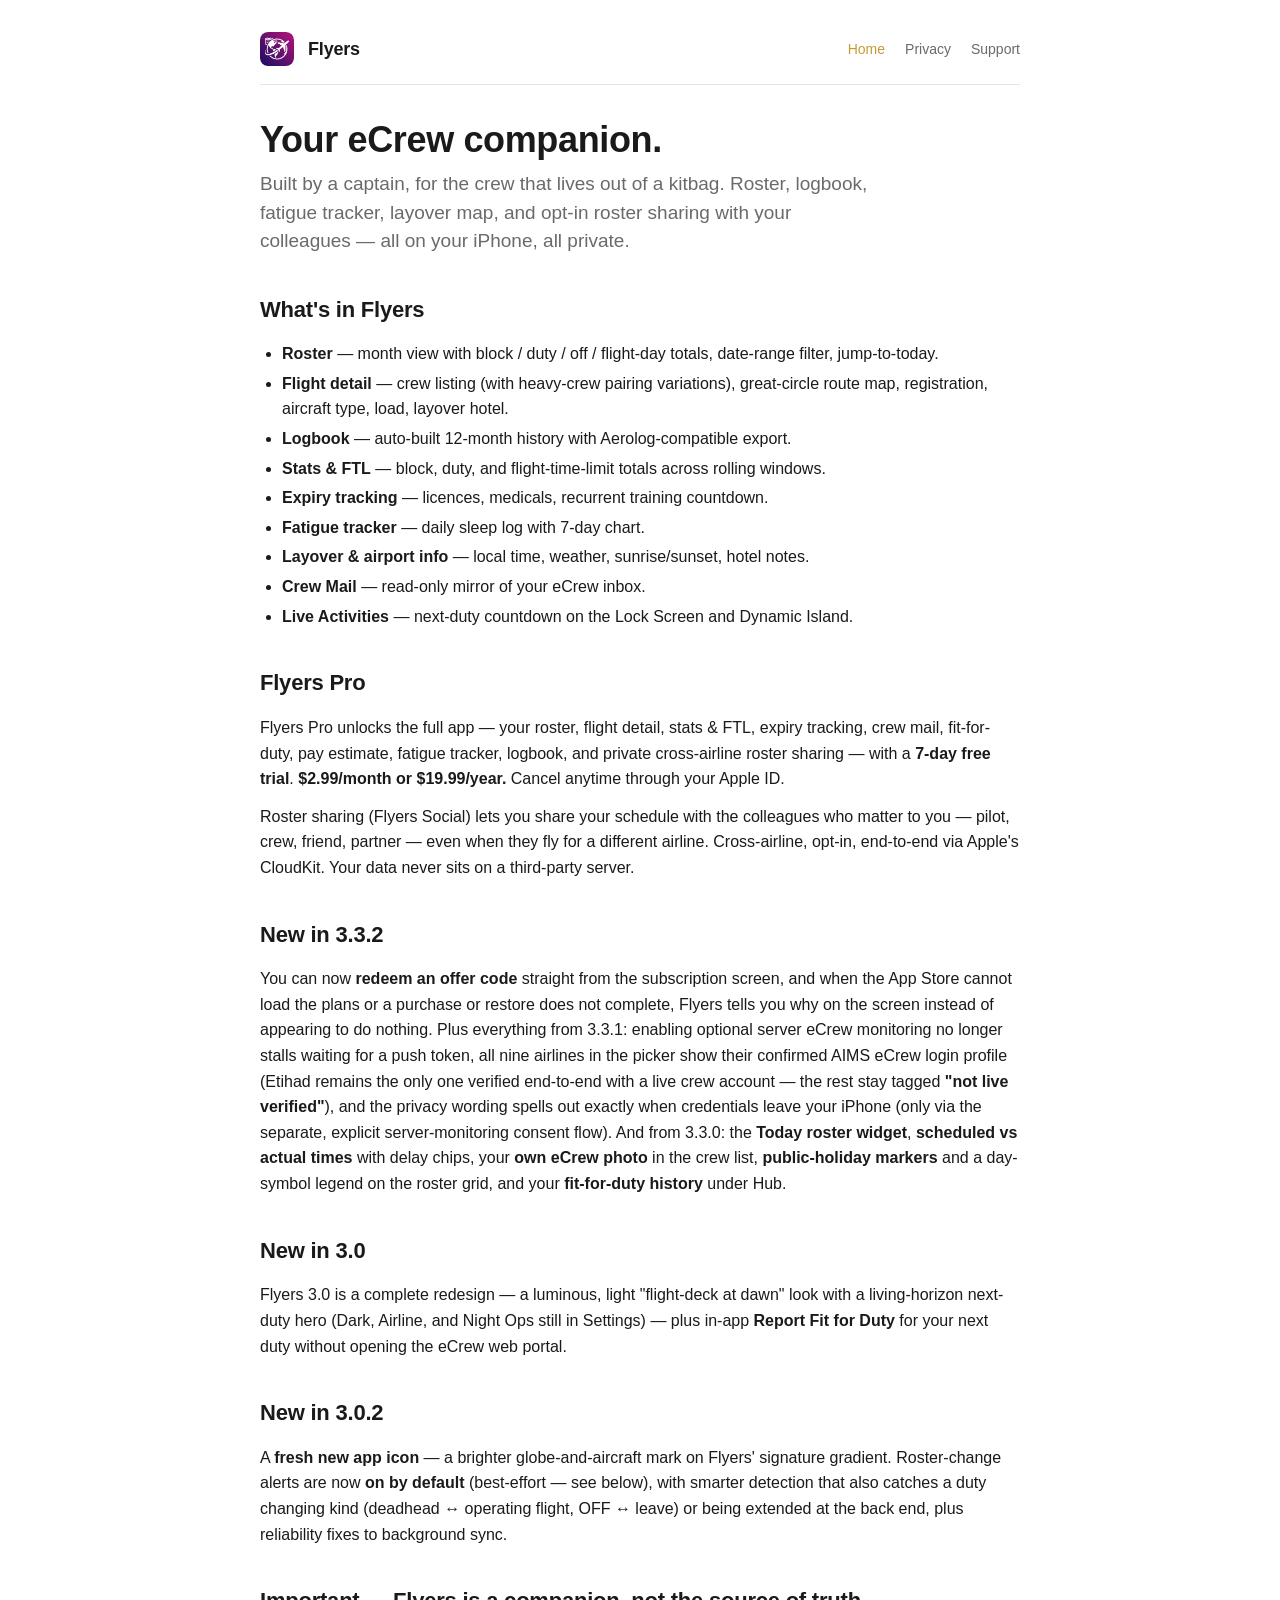
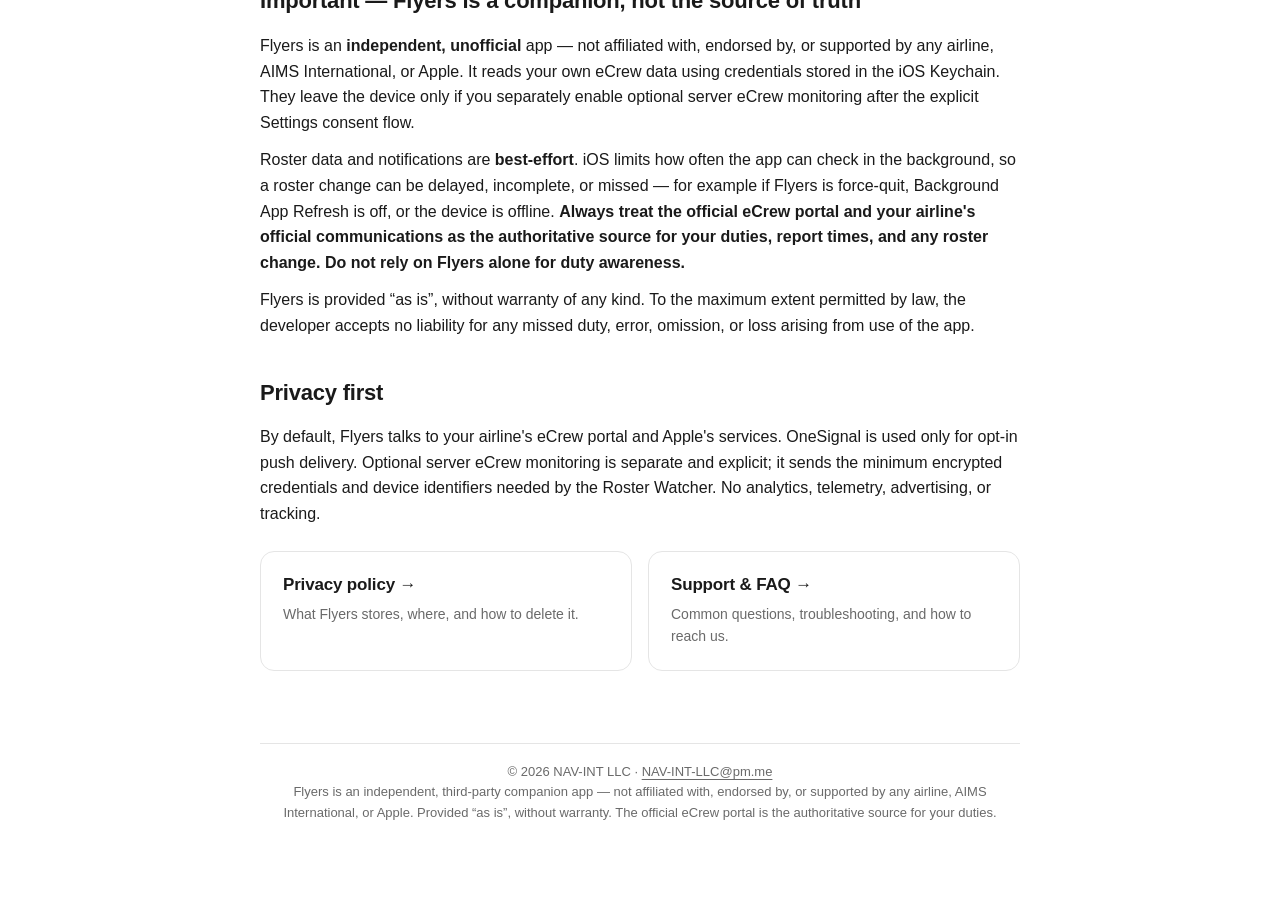
<file: docs/index.html>
<!doctype html>
<html lang="en">
<head>
  <meta charset="utf-8">
  <meta name="viewport" content="width=device-width, initial-scale=1">
  <meta name="theme-color" content="#c79a3a">
  <meta name="description" content="Flyers — the iOS eCrew companion for airline pilots and cabin crew. Roster, logbook, layovers, and opt-in roster sharing.">
  <title>Flyers — the iOS eCrew companion for airline crew</title>
  <link rel="stylesheet" href="styles.css">
  <link rel="icon" type="image/png" href="icon.png">
  <link rel="apple-touch-icon" href="icon.png">
</head>
<body>
  <div class="container">
    <header class="site">
      <img class="logo" src="icon.png" alt="Flyers app icon" width="34" height="34">
      <h1 class="brand">Flyers</h1>
      <nav>
        <a href="/" class="active">Home</a>
        <a href="legal/privacy-policy/">Privacy</a>
        <a href="legal/support/">Support</a>
      </nav>
    </header>

    <main>
      <h1 class="page-title">Your eCrew companion.</h1>
      <p class="lead">
        Built by a captain, for the crew that lives out of a kitbag. Roster, logbook,
        fatigue tracker, layover map, and opt-in roster sharing with your colleagues —
        all on your iPhone, all private.
      </p>

      <h2>What's in Flyers</h2>
      <ul>
        <li><strong>Roster</strong> — month view with block / duty / off / flight-day totals, date-range filter, jump-to-today.</li>
        <li><strong>Flight detail</strong> — crew listing (with heavy-crew pairing variations), great-circle route map, registration, aircraft type, load, layover hotel.</li>
        <li><strong>Logbook</strong> — auto-built 12-month history with Aerolog-compatible export.</li>
        <li><strong>Stats &amp; FTL</strong> — block, duty, and flight-time-limit totals across rolling windows.</li>
        <li><strong>Expiry tracking</strong> — licences, medicals, recurrent training countdown.</li>
        <li><strong>Fatigue tracker</strong> — daily sleep log with 7-day chart.</li>
        <li><strong>Layover &amp; airport info</strong> — local time, weather, sunrise/sunset, hotel notes.</li>
        <li><strong>Crew Mail</strong> — read-only mirror of your eCrew inbox.</li>
        <li><strong>Live Activities</strong> — next-duty countdown on the Lock Screen and Dynamic Island.</li>
      </ul>

      <h2>Flyers Pro</h2>
      <p>
        Flyers Pro unlocks the full app — your roster, flight detail, stats &amp; FTL, expiry
        tracking, crew mail, fit-for-duty, pay estimate, fatigue tracker, logbook, and private
        cross-airline roster sharing — with a <strong>7-day free trial</strong>.
        <strong>$2.99/month or $19.99/year.</strong> Cancel anytime through your Apple ID.
      </p>
      <p>
        Roster sharing (Flyers Social) lets you share your schedule with the colleagues who
        matter to you — pilot, crew, friend, partner — even when they fly for a different
        airline. Cross-airline, opt-in, end-to-end via Apple's CloudKit. Your data never sits
        on a third-party server.
      </p>

      <h2>New in 3.3.2</h2>
      <p>
        You can now <strong>redeem an offer code</strong> straight from the subscription
        screen, and when the App Store cannot load the plans or a purchase or restore does
        not complete, Flyers tells you why on the screen instead of appearing to do nothing.
        Plus everything from 3.3.1: enabling optional server eCrew monitoring no longer
        stalls waiting for a push token, all nine airlines in the picker show their confirmed
        AIMS eCrew login profile (Etihad remains the only one verified end-to-end with a live
        crew account — the rest stay tagged <strong>"not live verified"</strong>), and the
        privacy wording spells out exactly when credentials leave your iPhone (only via the
        separate, explicit server-monitoring consent flow). And from 3.3.0: the
        <strong>Today roster widget</strong>, <strong>scheduled vs actual times</strong>
        with delay chips, your <strong>own eCrew photo</strong> in the crew list,
        <strong>public-holiday markers</strong> and a day-symbol legend on the roster grid, and
        your <strong>fit-for-duty history</strong> under Hub.
      </p>

      <h2>New in 3.0</h2>
      <p>
        Flyers 3.0 is a complete redesign — a luminous, light "flight-deck at dawn" look with a
        living-horizon next-duty hero (Dark, Airline, and Night&nbsp;Ops still in Settings) —
        plus in-app <strong>Report Fit for Duty</strong> for your next duty without opening the
        eCrew web portal.
      </p>

      <h2>New in 3.0.2</h2>
      <p>
        A <strong>fresh new app icon</strong> — a brighter globe-and-aircraft mark on Flyers' signature
        gradient. Roster-change alerts are now <strong>on by default</strong> (best-effort — see below),
        with smarter detection that also catches a duty changing kind (deadhead&nbsp;↔&nbsp;operating
        flight, OFF&nbsp;↔&nbsp;leave) or being extended at the back end, plus reliability fixes to
        background sync.
      </p>

      <h2 id="reliability">Important — Flyers is a companion, not the source of truth</h2>
      <p>
        Flyers is an <strong>independent, unofficial</strong> app — not affiliated with, endorsed by, or
        supported by any airline, AIMS International, or Apple. It reads your own eCrew
        data using credentials stored in the iOS Keychain. They leave the device only if you separately
        enable optional server eCrew monitoring after the explicit Settings consent flow.
      </p>
      <p>
        Roster data and notifications are <strong>best-effort</strong>. iOS limits how often the app can
        check in the background, so a roster change can be delayed, incomplete, or missed — for example if
        Flyers is force-quit, Background App Refresh is off, or the device is offline.
        <strong>Always treat the official eCrew portal and your airline's official communications as the
        authoritative source for your duties, report times, and any roster change. Do not rely on Flyers
        alone for duty awareness.</strong>
      </p>
      <p>
        Flyers is provided &ldquo;as is&rdquo;, without warranty of any kind. To the maximum extent
        permitted by law, the developer accepts no liability for any missed duty, error, omission, or loss
        arising from use of the app.
      </p>

      <h2>Privacy first</h2>
      <p>
        By default, Flyers talks to your airline's eCrew portal and Apple's services. OneSignal
        is used only for opt-in push delivery. Optional server eCrew monitoring is separate and
        explicit; it sends the minimum encrypted credentials and device identifiers needed by
        the Roster Watcher. No analytics, telemetry, advertising, or tracking.
      </p>

      <div class="cards">
        <a class="card" href="legal/privacy-policy/">
          <h3>Privacy policy →</h3>
          <p>What Flyers stores, where, and how to delete it.</p>
        </a>
        <a class="card" href="legal/support/">
          <h3>Support &amp; FAQ →</h3>
          <p>Common questions, troubleshooting, and how to reach us.</p>
        </a>
      </div>
    </main>

    <footer class="site">
      © 2026 NAV-INT LLC · <a href="mailto:NAV-INT-LLC@pm.me">NAV-INT-LLC@pm.me</a>
      <br>
      Flyers is an independent, third-party companion app — not affiliated with, endorsed by, or
      supported by any airline, AIMS International, or Apple. Provided &ldquo;as is&rdquo;,
      without warranty. The official eCrew portal is the authoritative source for your duties.
    </footer>
  </div>
</body>
</html>
</file>
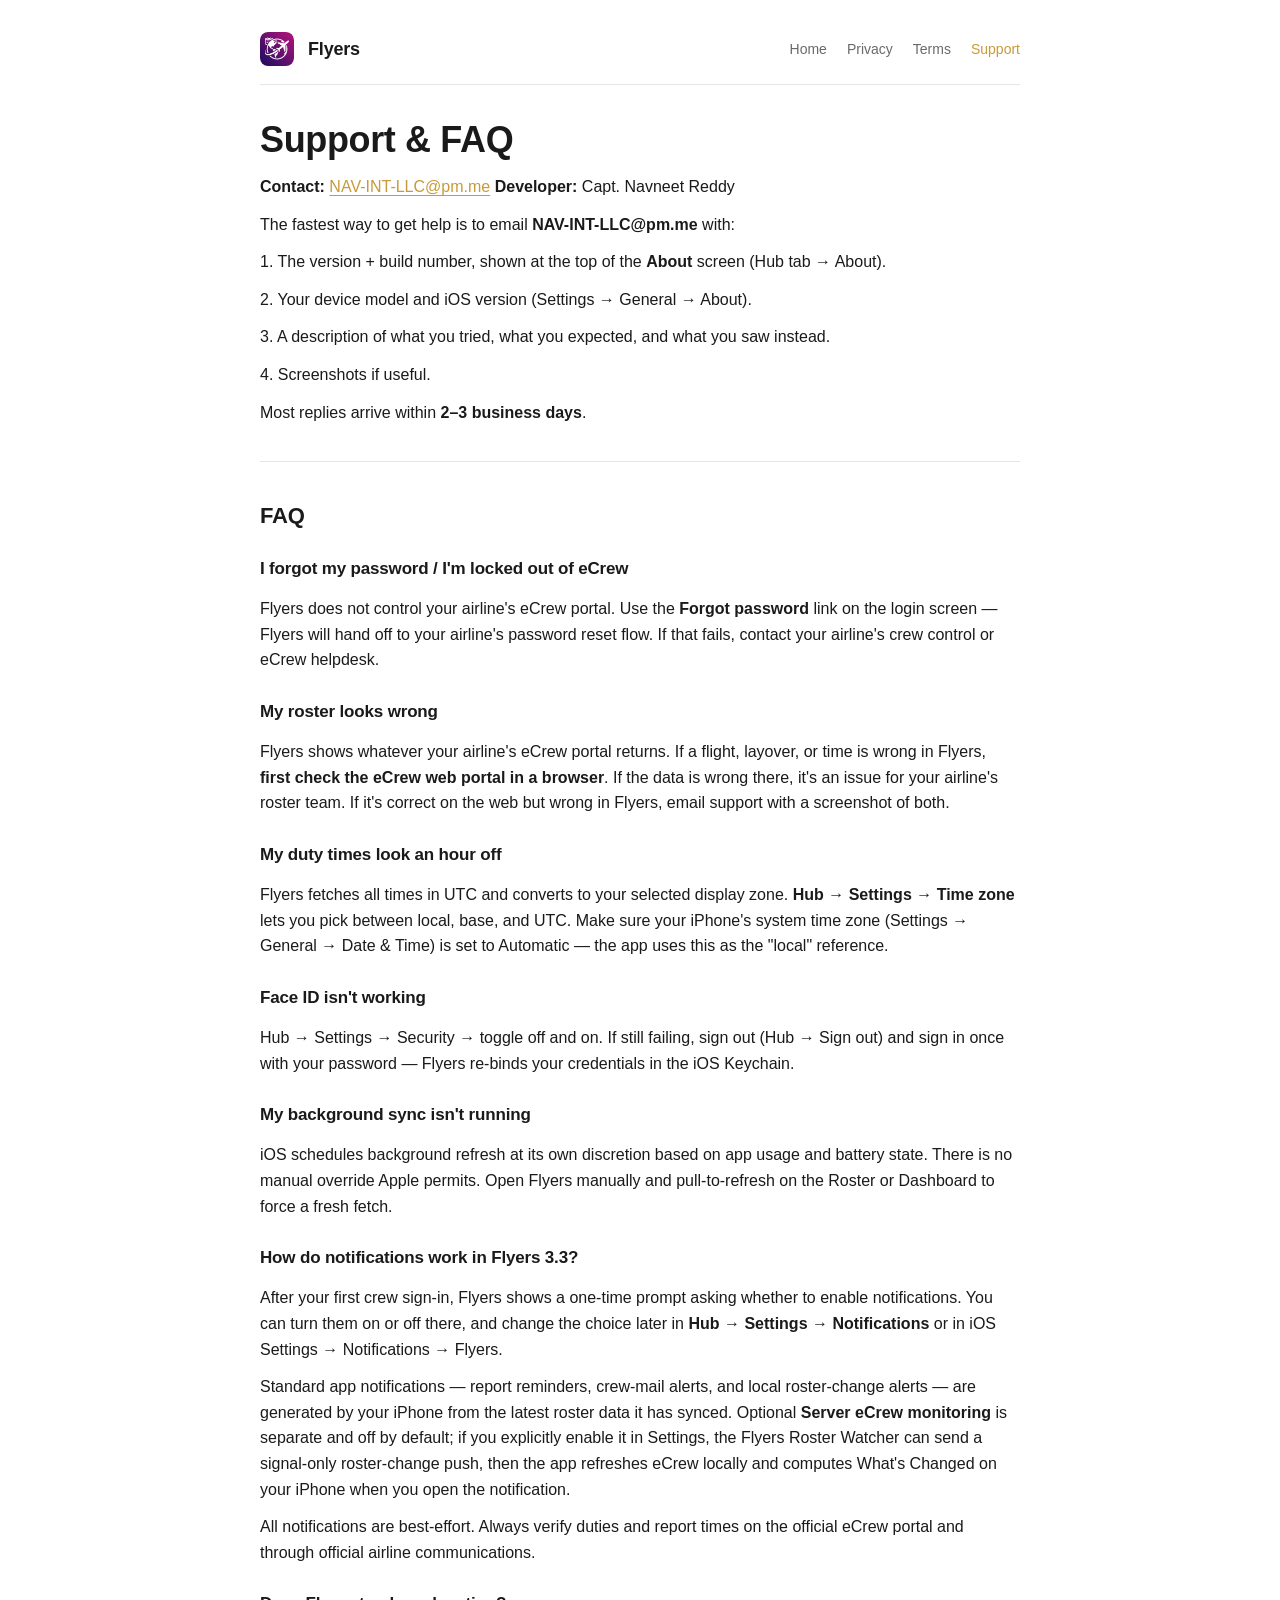
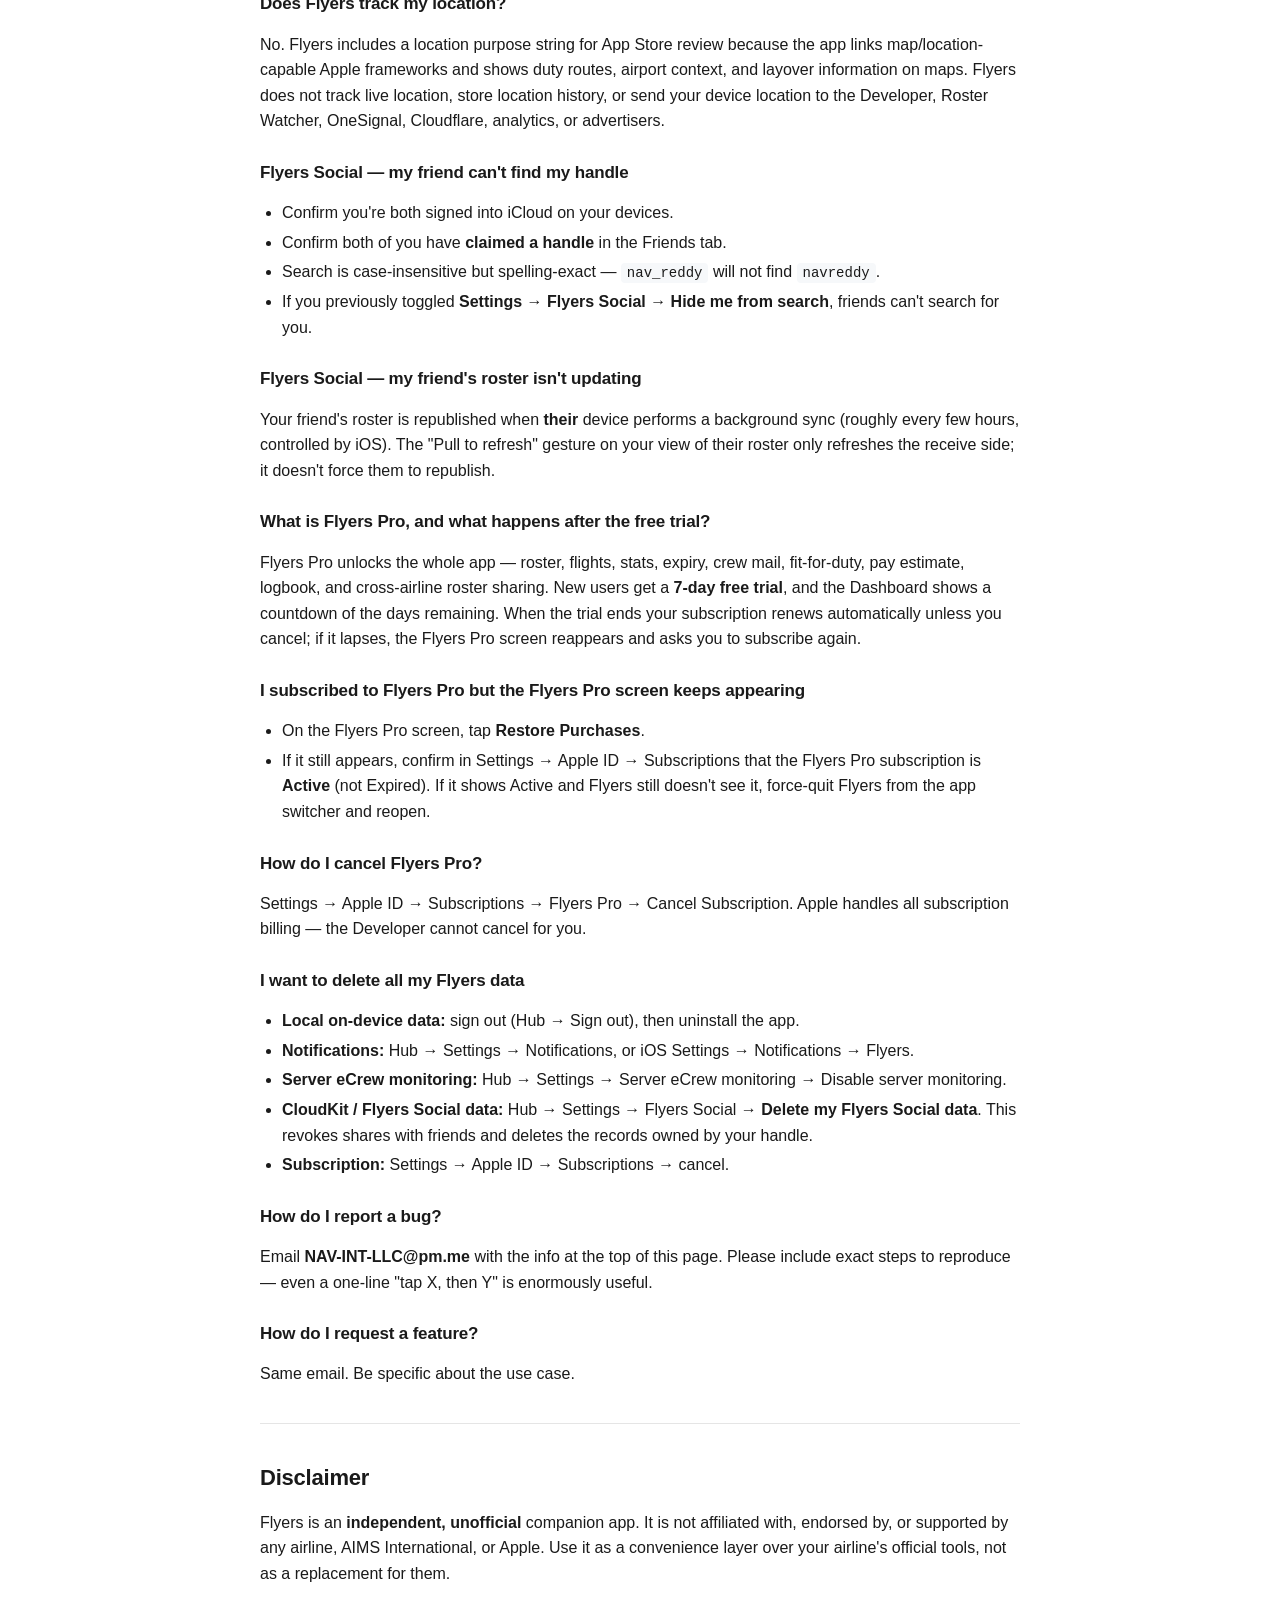
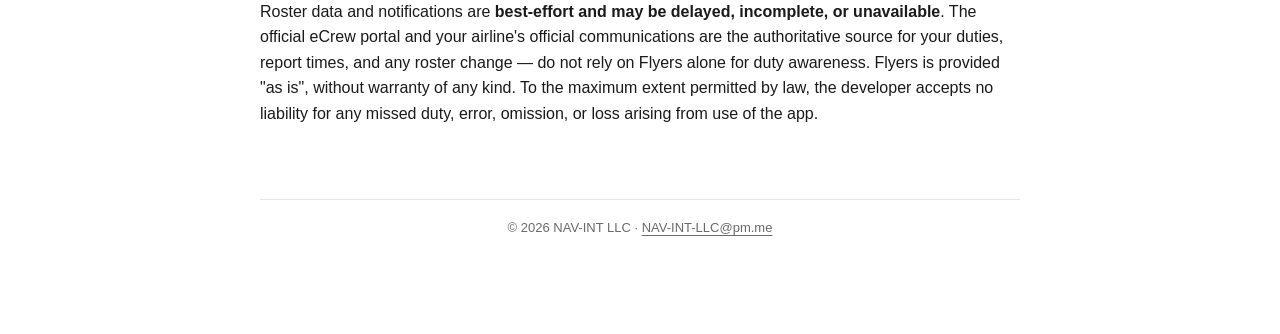
<file: docs/legal/index.html>
<!DOCTYPE html>
<html lang="en">
<head>
  <meta charset="utf-8">
  <title>Flyers — Legal</title>
  <!-- Bare /legal/ previously 404'd; App Review follows metadata links,
       so land them somewhere useful instead. -->
  <meta http-equiv="refresh" content="0; url=support/">
  <link rel="canonical" href="support/">
</head>
<body>
  <p>Redirecting to <a href="support/">Flyers support &amp; legal</a>…</p>
  <ul>
    <li><a href="privacy-policy/">Privacy Policy</a></li>
    <li><a href="terms-of-use/">Terms of Use</a></li>
    <li><a href="support/">Support</a></li>
  </ul>
</body>
</html>
</file>
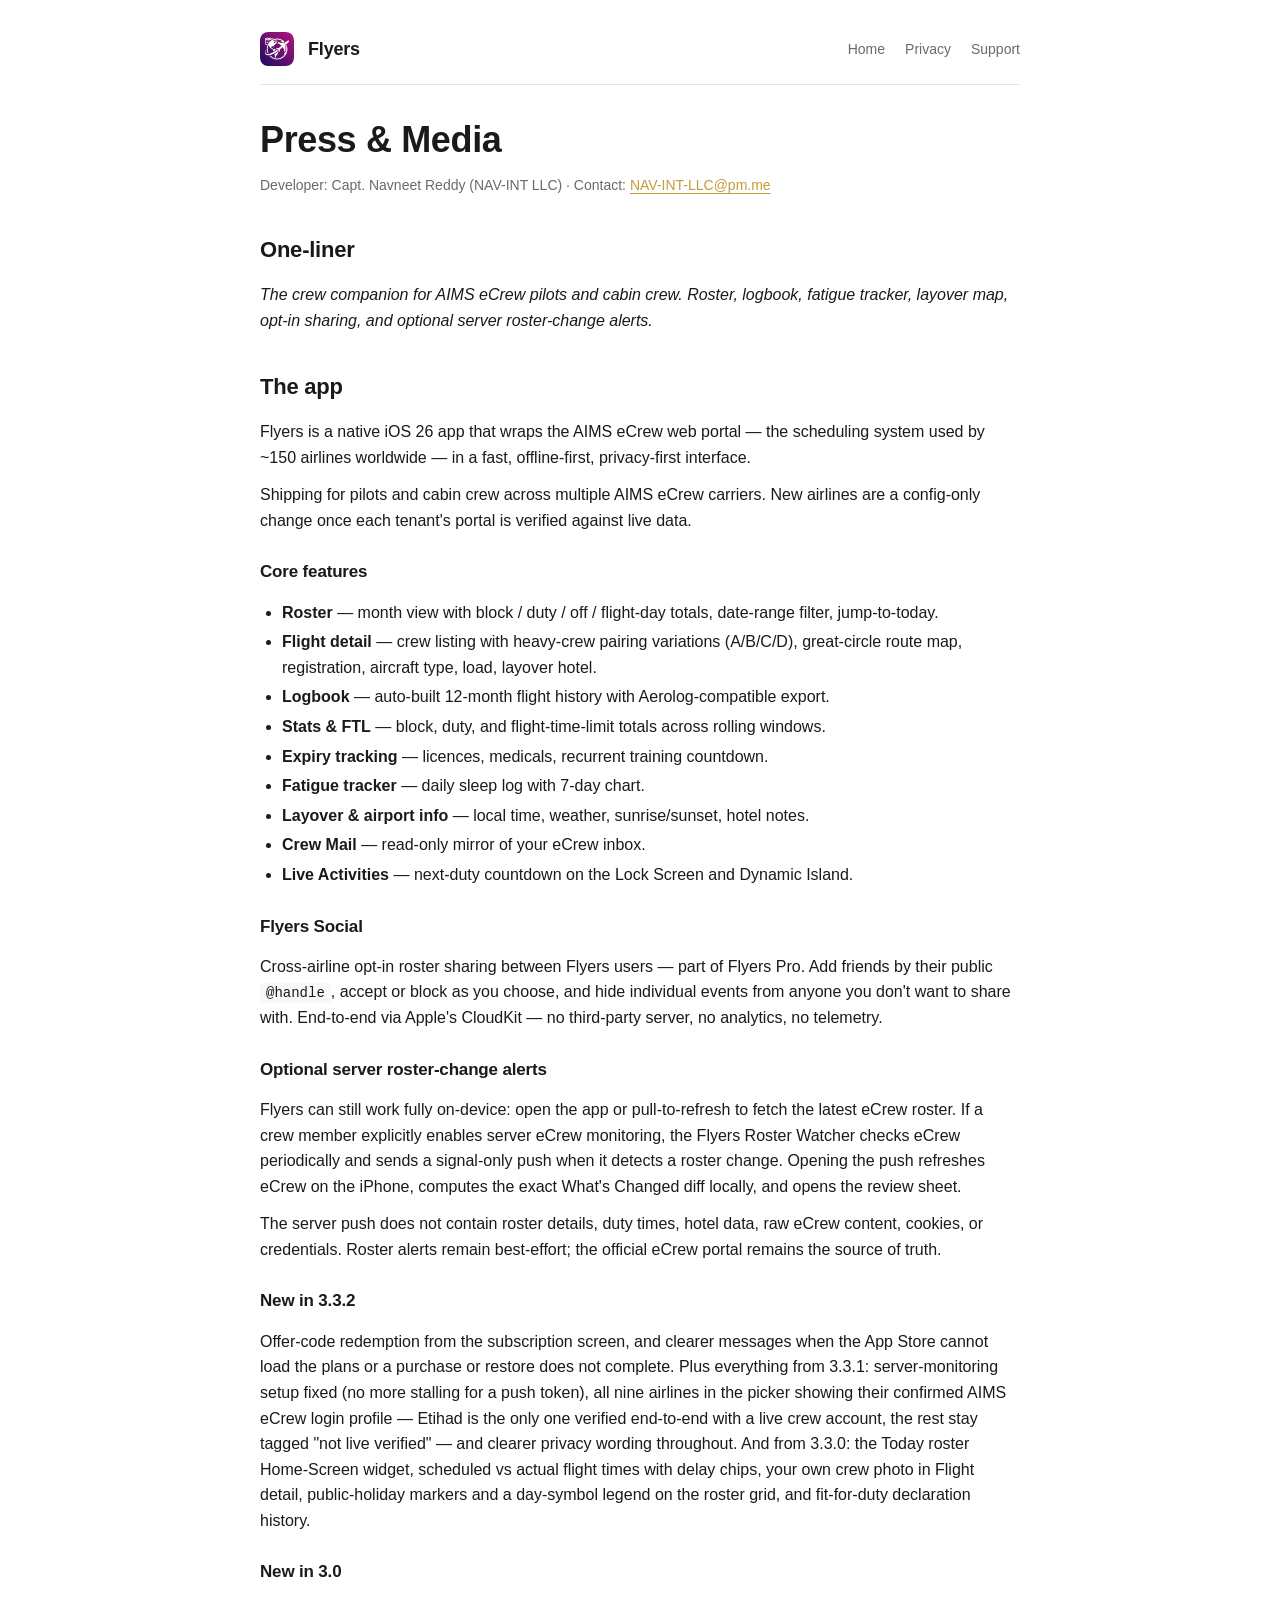
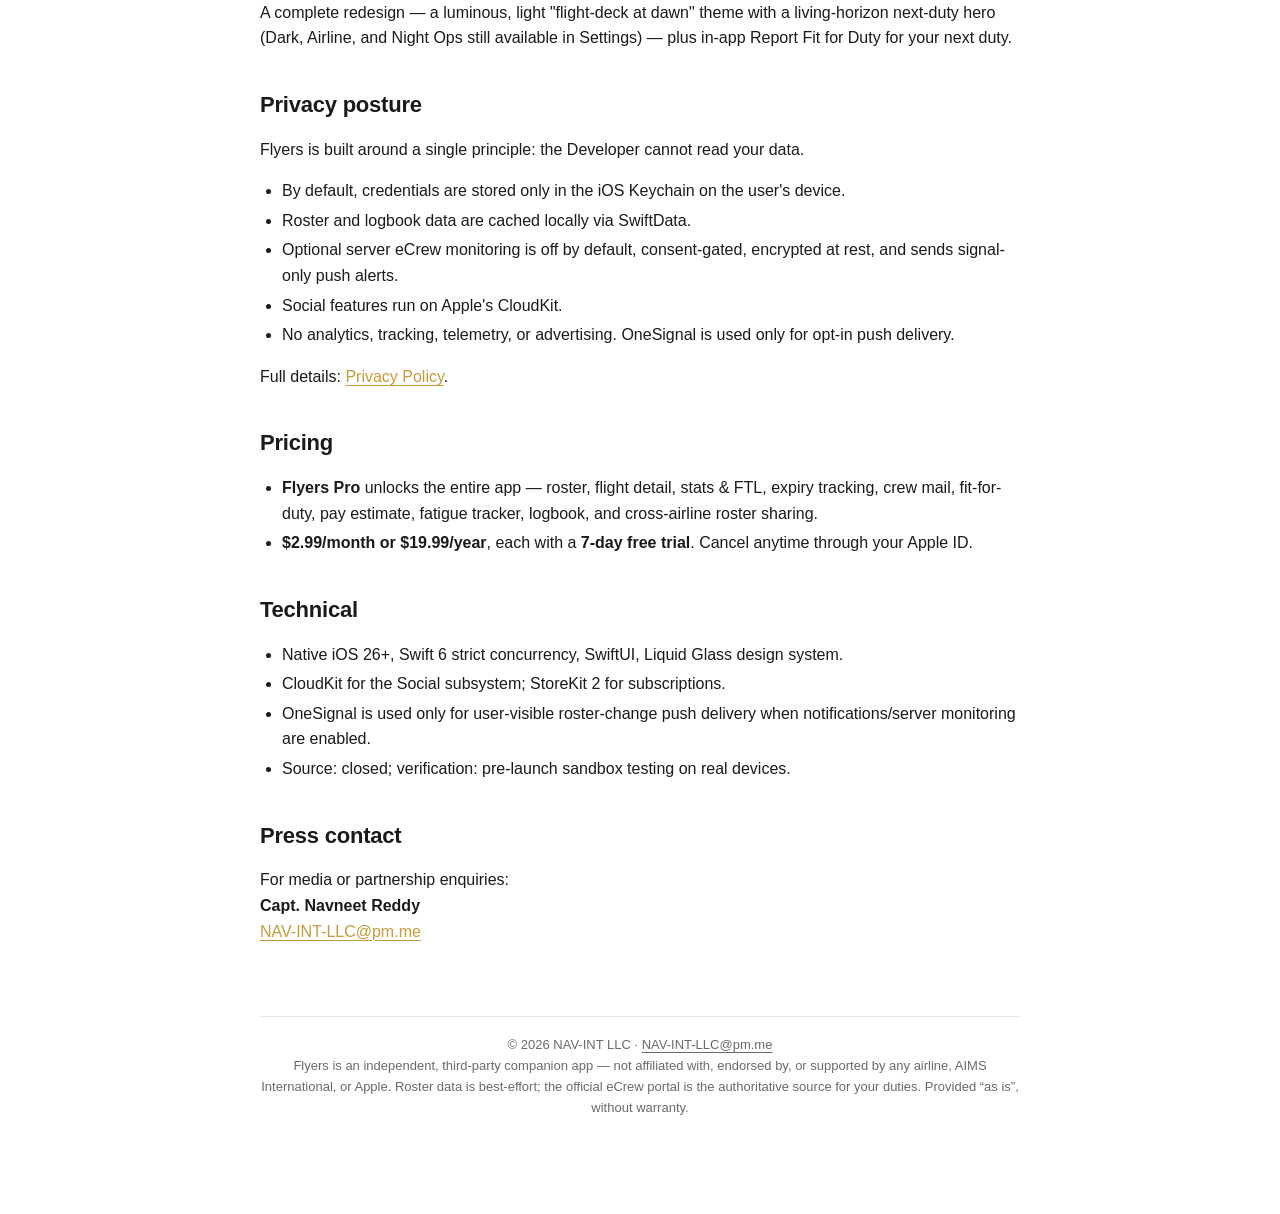
<file: docs/marketing/index.html>
<!doctype html>
<html lang="en">
<head>
  <meta charset="utf-8">
  <meta name="viewport" content="width=device-width, initial-scale=1">
  <meta name="theme-color" content="#c79a3a">
  <meta name="description" content="Flyers — press kit, marketing materials, and contact for the iOS eCrew companion app.">
  <title>Press &amp; Media — Flyers</title>
  <link rel="stylesheet" href="../styles.css">
  <link rel="icon" type="image/png" href="../icon.png">
  <link rel="apple-touch-icon" href="../icon.png">
</head>
<body>
  <div class="container">
    <header class="site">
      <img class="logo" src="../icon.png" alt="Flyers app icon" width="34" height="34">
      <h1 class="brand">Flyers</h1>
      <nav>
        <a href="../">Home</a>
        <a href="../legal/privacy-policy/">Privacy</a>
        <a href="../legal/support/">Support</a>
      </nav>
    </header>

    <main>
      <h1 class="page-title">Press &amp; Media</h1>
      <p class="meta">
        Developer: Capt. Navneet Reddy (NAV-INT LLC) · Contact: <a href="mailto:NAV-INT-LLC@pm.me">NAV-INT-LLC@pm.me</a>
      </p>

      <h2>One-liner</h2>
      <p>
        <em>The crew companion for AIMS eCrew pilots and cabin crew. Roster, logbook, fatigue
        tracker, layover map, opt-in sharing, and optional server roster-change alerts.</em>
      </p>

      <h2>The app</h2>
      <p>
        Flyers is a native iOS 26 app that wraps the AIMS eCrew web portal — the scheduling system
        used by ~150 airlines worldwide — in a fast, offline-first, privacy-first interface.
      </p>
      <p>
        Shipping for pilots and cabin crew across multiple AIMS eCrew carriers. New airlines are a
        config-only change once each tenant's portal is verified against live data.
      </p>

      <h3>Core features</h3>
      <ul>
        <li><strong>Roster</strong> — month view with block / duty / off / flight-day totals, date-range filter, jump-to-today.</li>
        <li><strong>Flight detail</strong> — crew listing with heavy-crew pairing variations (A/B/C/D), great-circle route map, registration, aircraft type, load, layover hotel.</li>
        <li><strong>Logbook</strong> — auto-built 12-month flight history with Aerolog-compatible export.</li>
        <li><strong>Stats &amp; FTL</strong> — block, duty, and flight-time-limit totals across rolling windows.</li>
        <li><strong>Expiry tracking</strong> — licences, medicals, recurrent training countdown.</li>
        <li><strong>Fatigue tracker</strong> — daily sleep log with 7-day chart.</li>
        <li><strong>Layover &amp; airport info</strong> — local time, weather, sunrise/sunset, hotel notes.</li>
        <li><strong>Crew Mail</strong> — read-only mirror of your eCrew inbox.</li>
        <li><strong>Live Activities</strong> — next-duty countdown on the Lock Screen and Dynamic Island.</li>
      </ul>

      <h3>Flyers Social</h3>
      <p>
        Cross-airline opt-in roster sharing between Flyers users — part of Flyers Pro. Add
        friends by their public <code>@handle</code>, accept or block as you choose, and hide
        individual events from anyone you don't want to share with. End-to-end via Apple's
        CloudKit — no third-party server, no analytics, no telemetry.
      </p>
      <h3>Optional server roster-change alerts</h3>
      <p>
        Flyers can still work fully on-device: open the app or pull-to-refresh to fetch the latest
        eCrew roster. If a crew member explicitly enables server eCrew monitoring, the Flyers Roster
        Watcher checks eCrew periodically and sends a signal-only push when it detects a roster
        change. Opening the push refreshes eCrew on the iPhone, computes the exact What&apos;s Changed
        diff locally, and opens the review sheet.
      </p>
      <p>
        The server push does not contain roster details, duty times, hotel data, raw eCrew content,
        cookies, or credentials. Roster alerts remain best-effort; the official eCrew portal remains
        the source of truth.
      </p>
      <h3>New in 3.3.2</h3>
      <p>
        Offer-code redemption from the subscription screen, and clearer messages when the
        App Store cannot load the plans or a purchase or restore does not complete. Plus
        everything from 3.3.1: server-monitoring setup fixed (no more stalling for a push
        token), all nine airlines in the picker showing their confirmed AIMS eCrew login
        profile — Etihad is the only one verified end-to-end with a live crew account, the
        rest stay tagged "not live verified" — and clearer privacy wording throughout. And
        from 3.3.0: the Today roster Home-Screen widget, scheduled vs actual flight times
        with delay chips, your own crew photo in Flight detail, public-holiday markers and a
        day-symbol legend on the roster grid, and fit-for-duty declaration history.
      </p>
      <h3>New in 3.0</h3>
      <p>
        A complete redesign — a luminous, light "flight-deck at dawn" theme with a
        living-horizon next-duty hero (Dark, Airline, and Night Ops still available in
        Settings) — plus in-app Report Fit for Duty for your next duty.
      </p>

      <h2>Privacy posture</h2>
      <p>
        Flyers is built around a single principle: the Developer cannot read your data.
      </p>
      <ul>
        <li>By default, credentials are stored only in the iOS Keychain on the user's device.</li>
        <li>Roster and logbook data are cached locally via SwiftData.</li>
        <li>Optional server eCrew monitoring is off by default, consent-gated, encrypted at rest, and sends signal-only push alerts.</li>
        <li>Social features run on Apple's CloudKit.</li>
        <li>No analytics, tracking, telemetry, or advertising. OneSignal is used only for opt-in push delivery.</li>
      </ul>
      <p>
        Full details: <a href="../legal/privacy-policy/">Privacy Policy</a>.
      </p>

      <h2>Pricing</h2>
      <ul>
        <li><strong>Flyers Pro</strong> unlocks the entire app — roster, flight detail, stats &amp; FTL, expiry tracking, crew mail, fit-for-duty, pay estimate, fatigue tracker, logbook, and cross-airline roster sharing.</li>
        <li><strong>$2.99/month or $19.99/year</strong>, each with a <strong>7-day free trial</strong>. Cancel anytime through your Apple ID.</li>
      </ul>

      <h2>Technical</h2>
      <ul>
        <li>Native iOS 26+, Swift 6 strict concurrency, SwiftUI, Liquid Glass design system.</li>
        <li>CloudKit for the Social subsystem; StoreKit 2 for subscriptions.</li>
        <li>OneSignal is used only for user-visible roster-change push delivery when notifications/server monitoring are enabled.</li>
        <li>Source: closed; verification: pre-launch sandbox testing on real devices.</li>
      </ul>

      <h2>Press contact</h2>
      <p>
        For media or partnership enquiries:<br>
        <strong>Capt. Navneet Reddy</strong><br>
        <a href="mailto:NAV-INT-LLC@pm.me">NAV-INT-LLC@pm.me</a>
      </p>
    </main>

    <footer class="site">
      © 2026 NAV-INT LLC · <a href="mailto:NAV-INT-LLC@pm.me">NAV-INT-LLC@pm.me</a>
      <br>
      Flyers is an independent, third-party companion app — not affiliated with, endorsed by, or
      supported by any airline, AIMS International, or Apple. Roster data is best-effort; the official
      eCrew portal is the authoritative source for your duties. Provided &ldquo;as is&rdquo;, without warranty.
    </footer>
  </div>
</body>
</html>
</file>
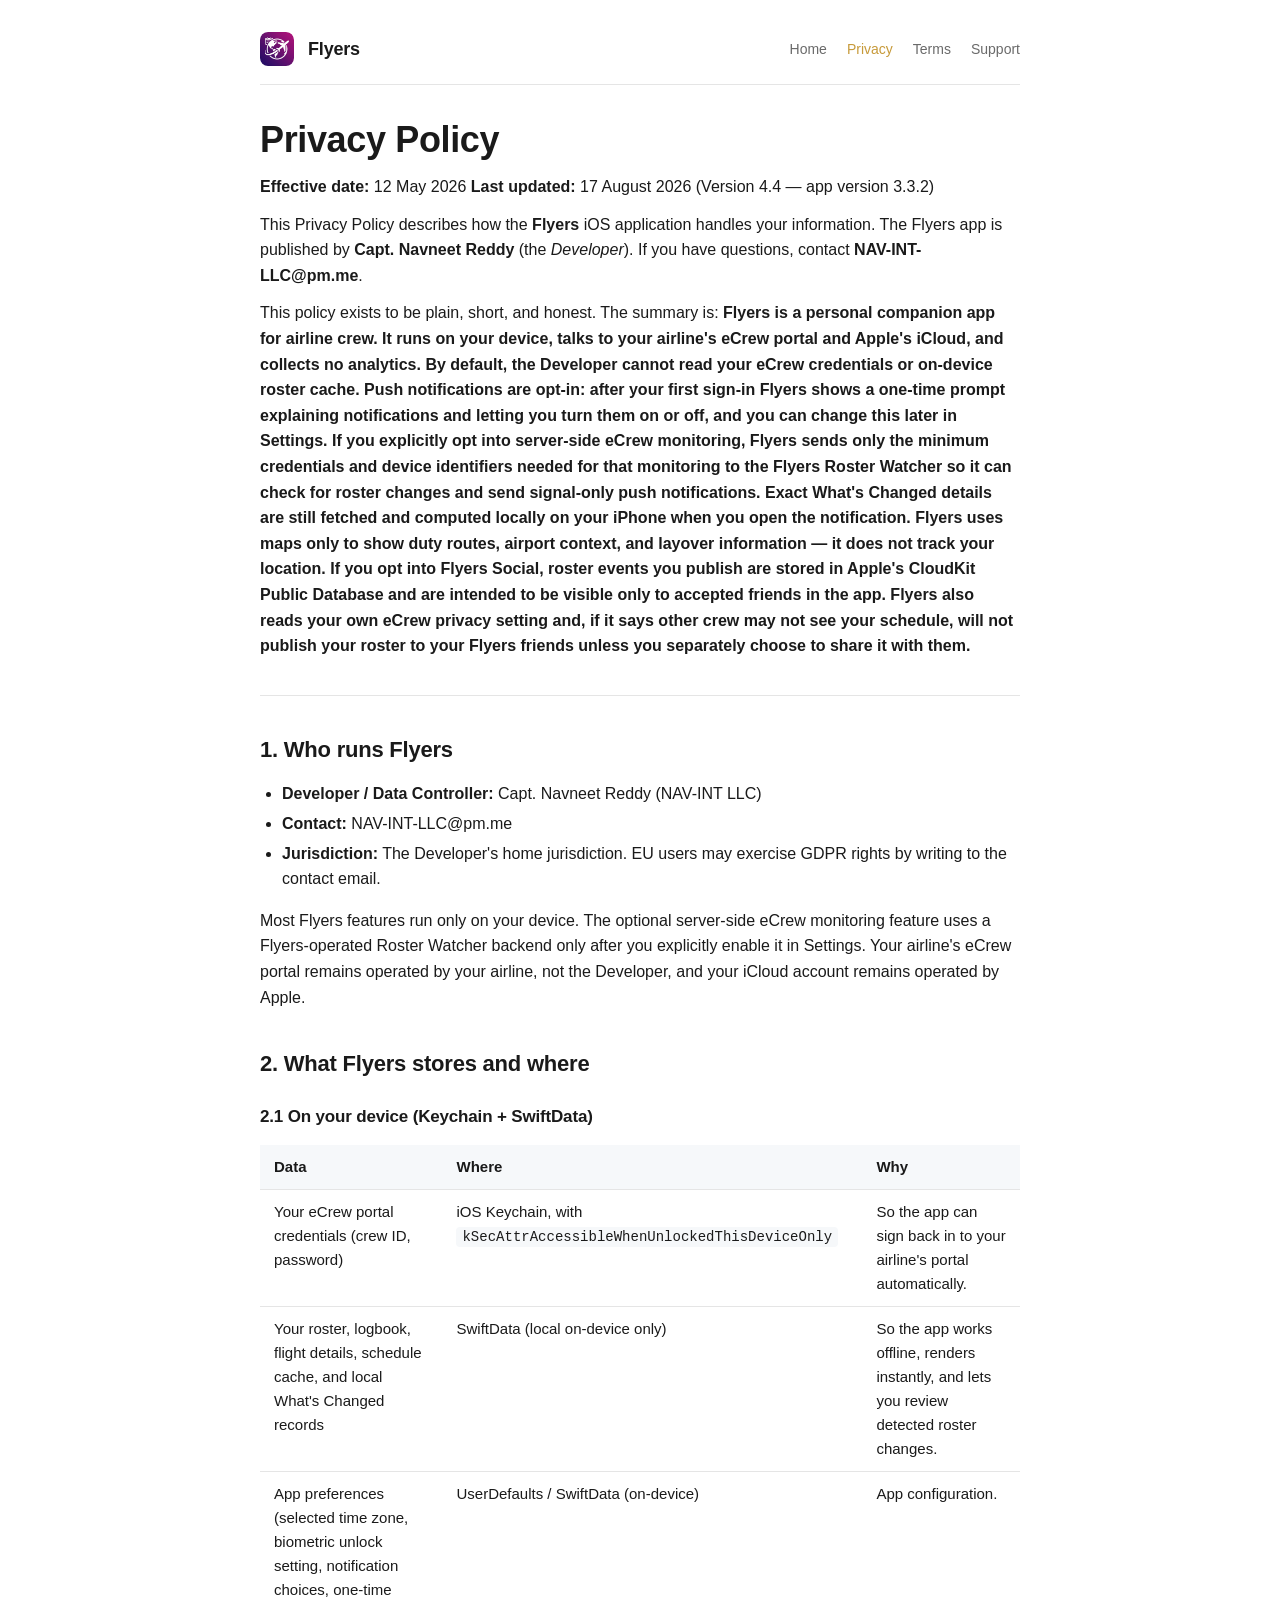
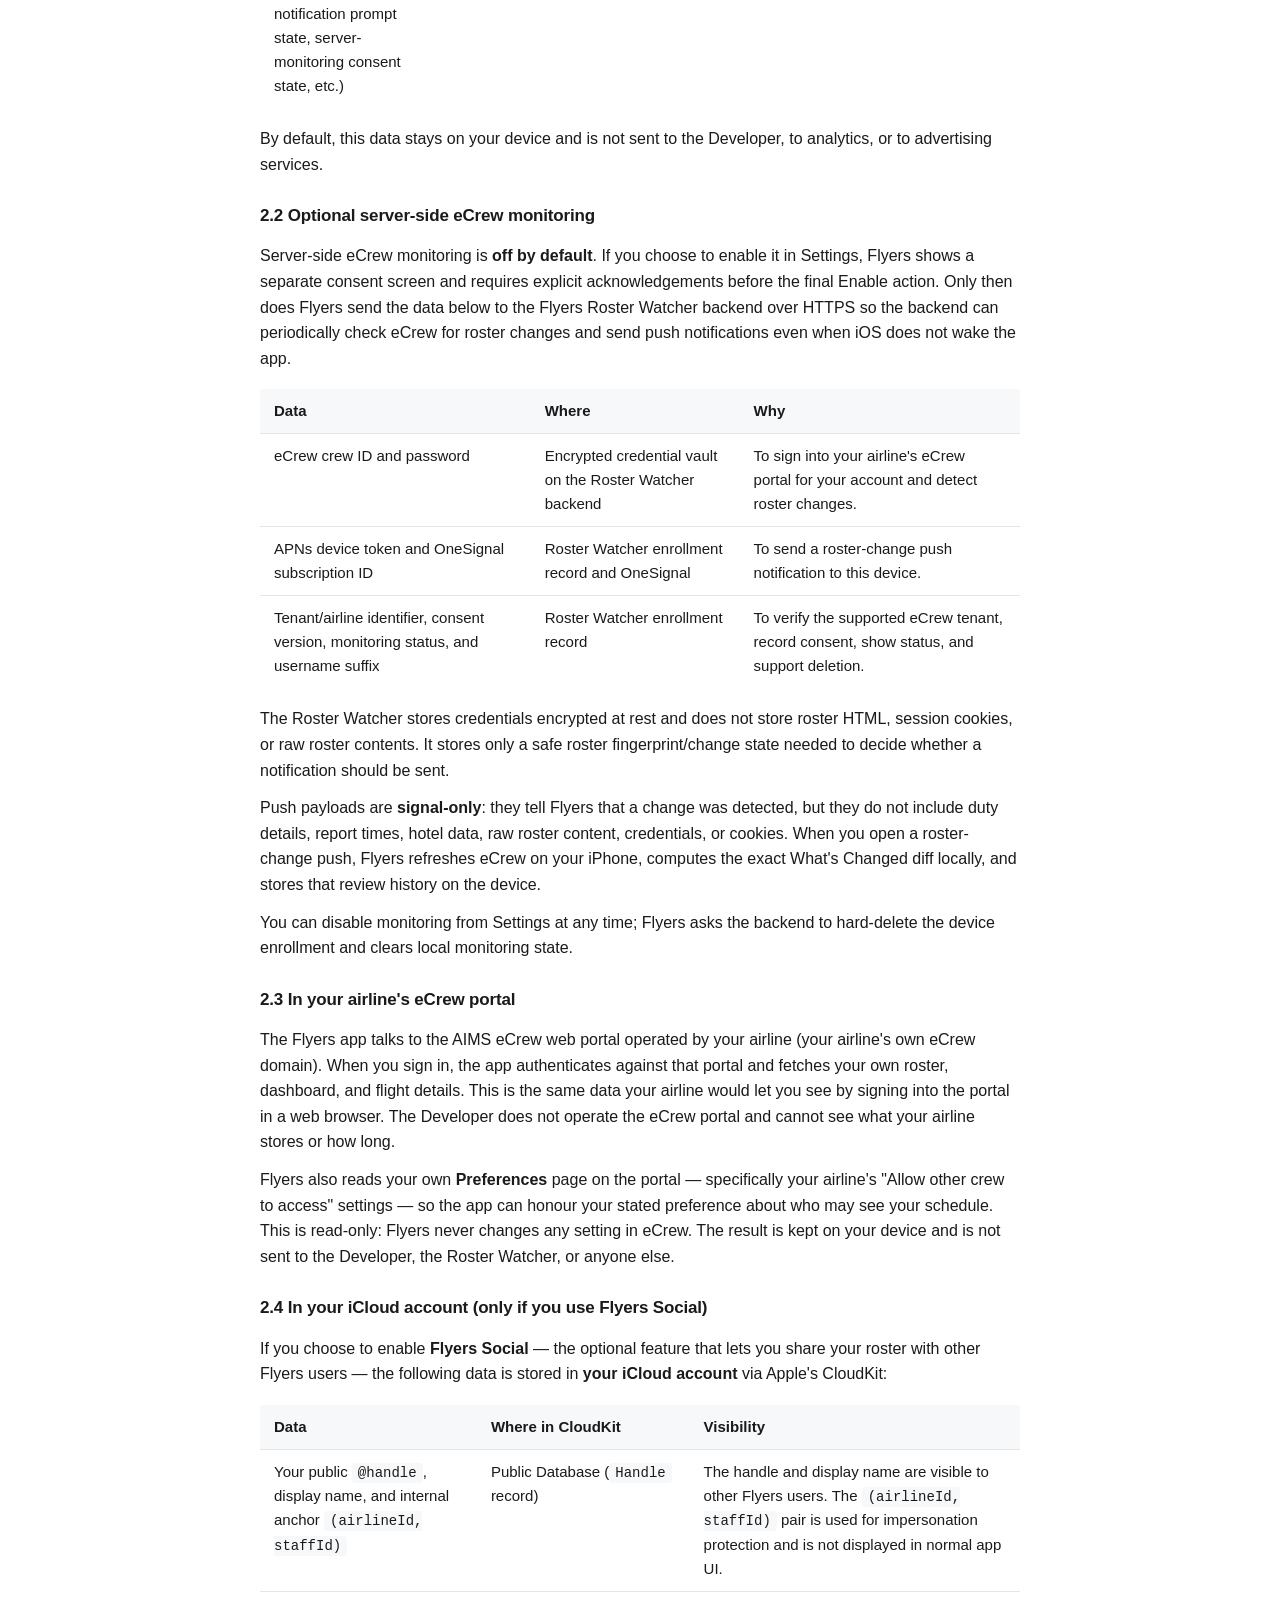
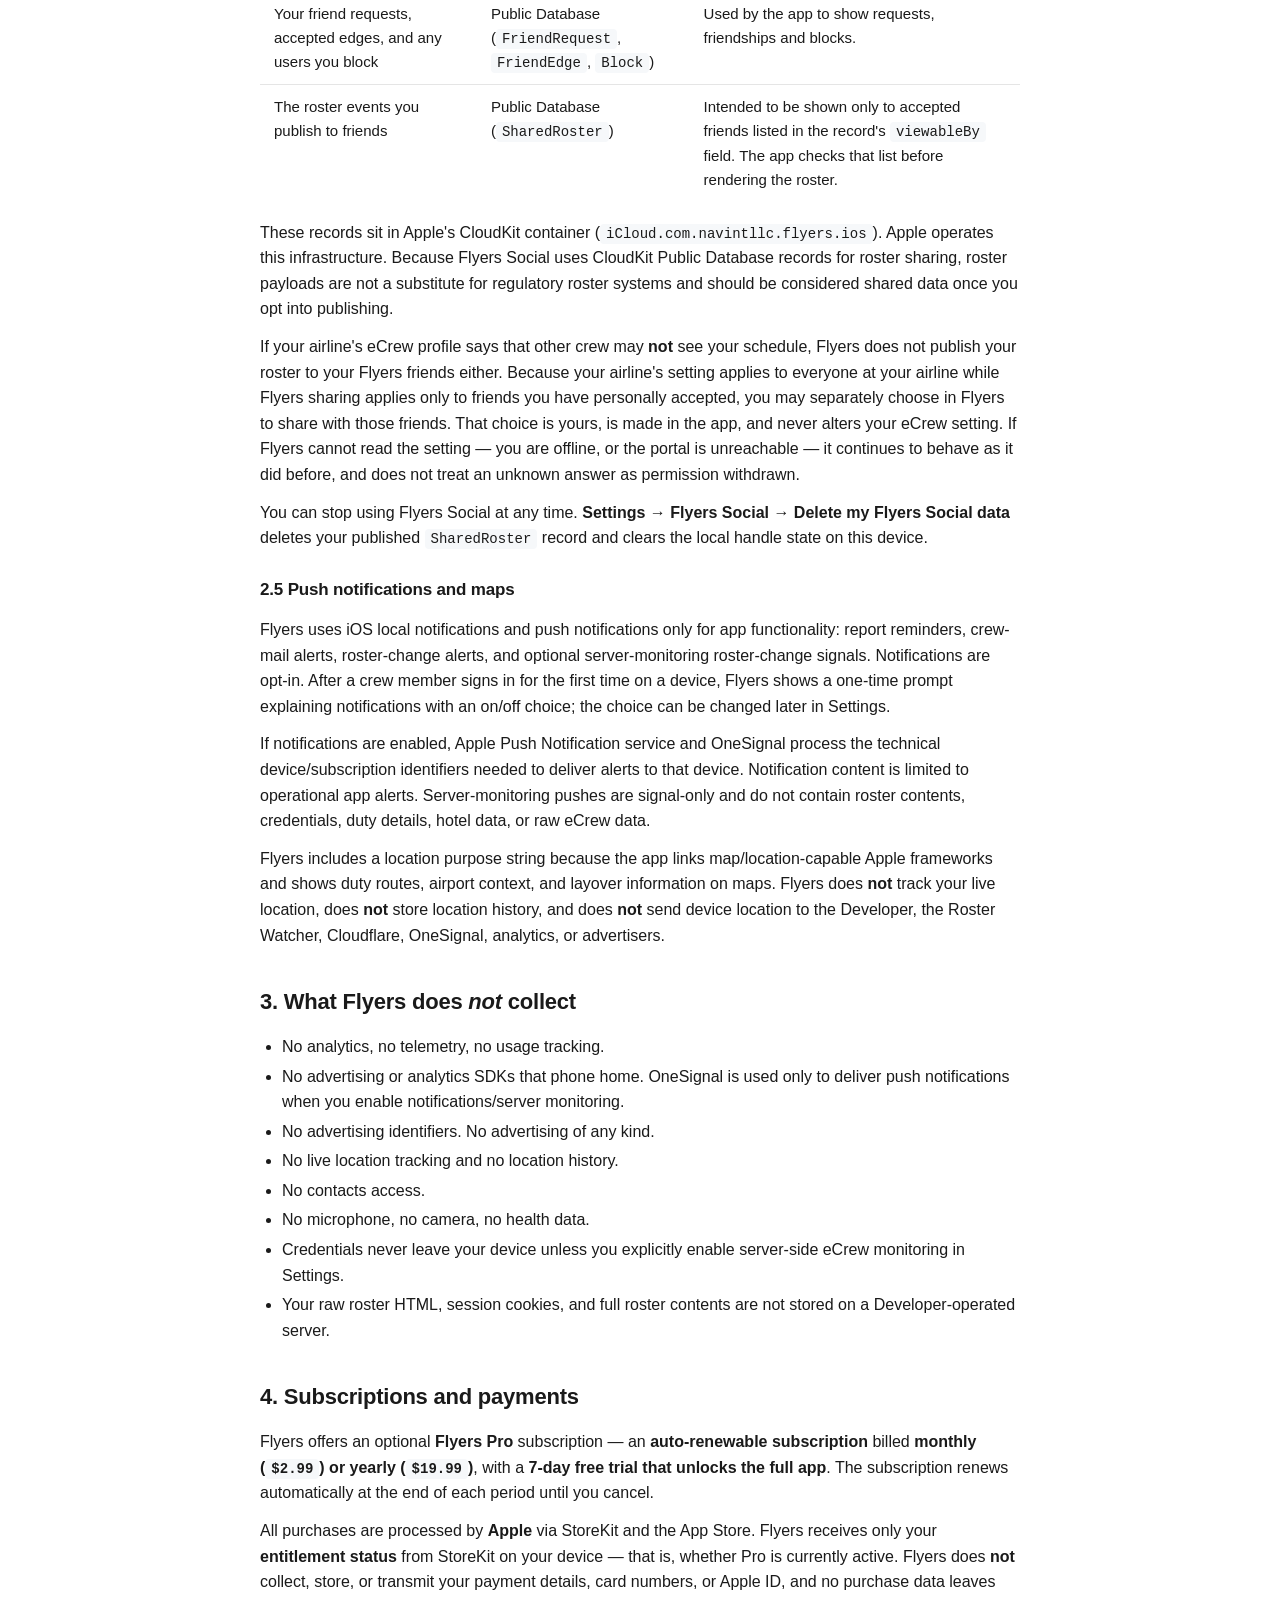
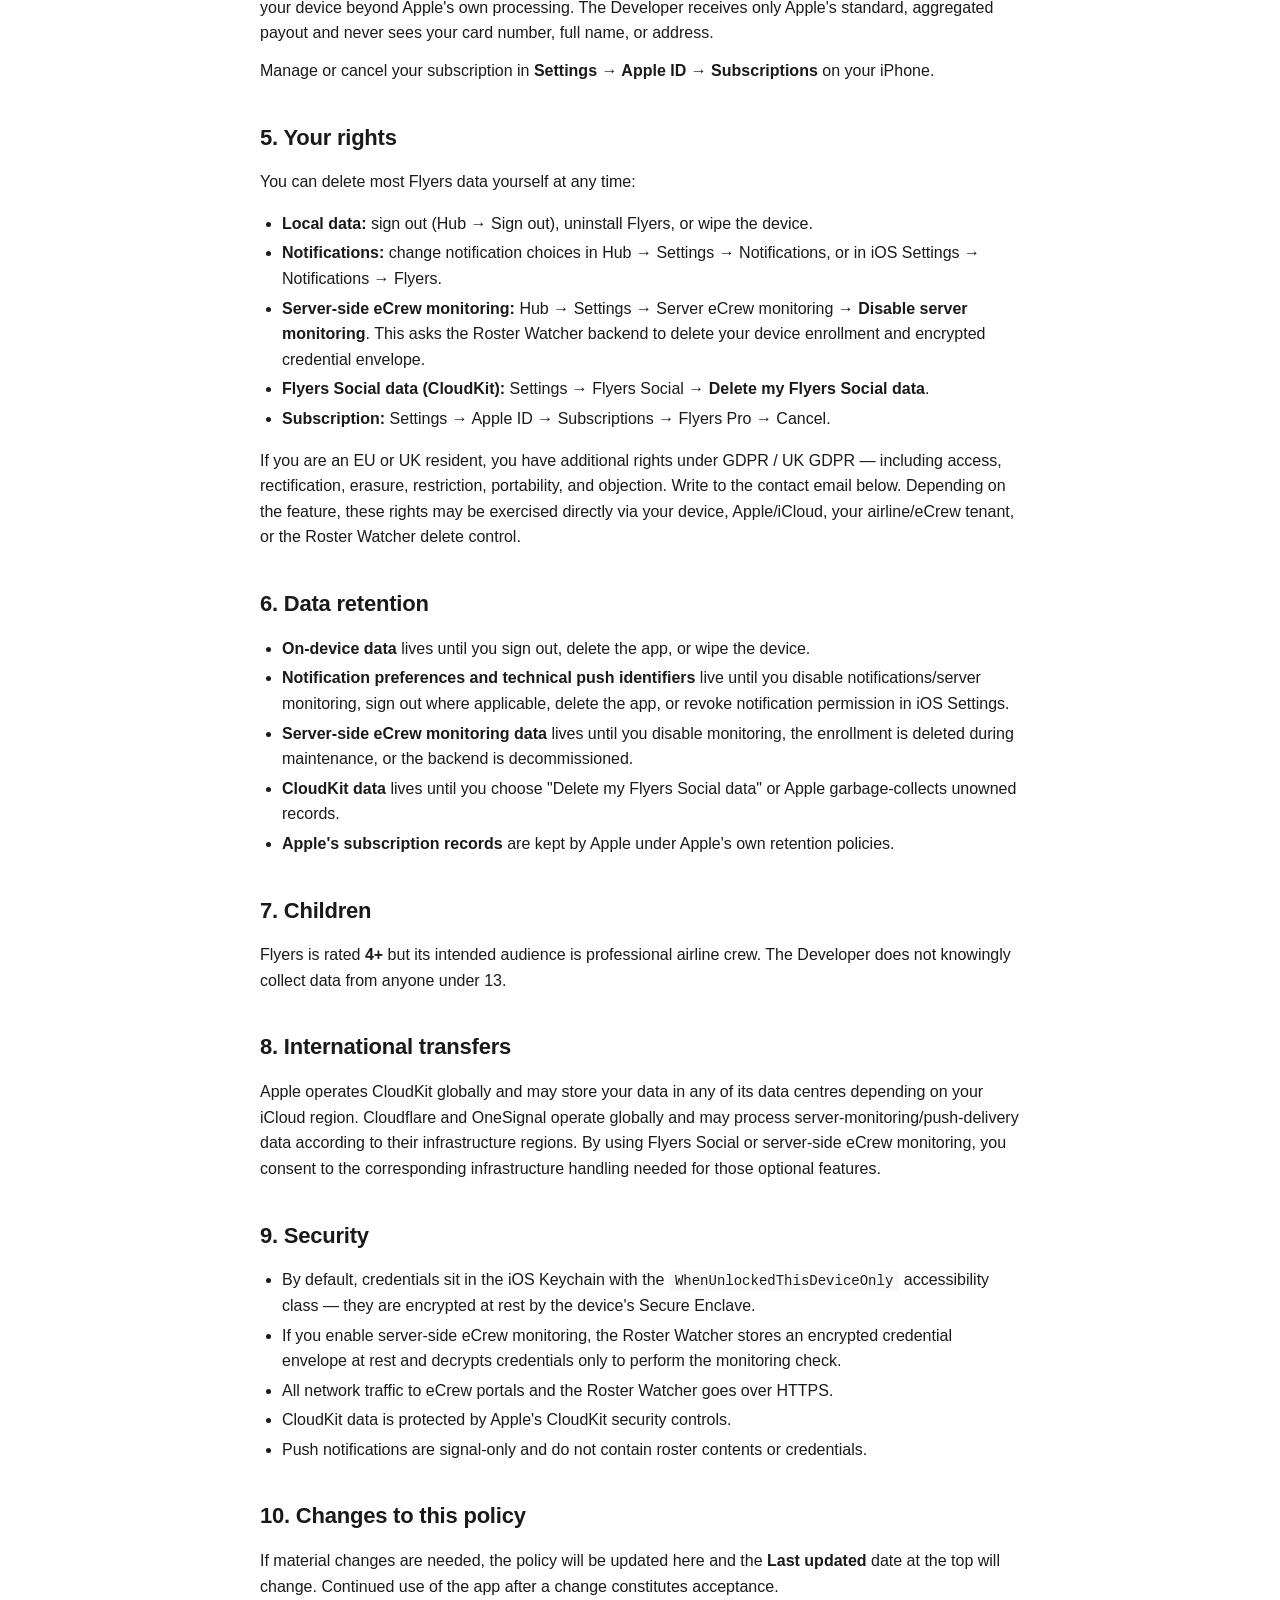
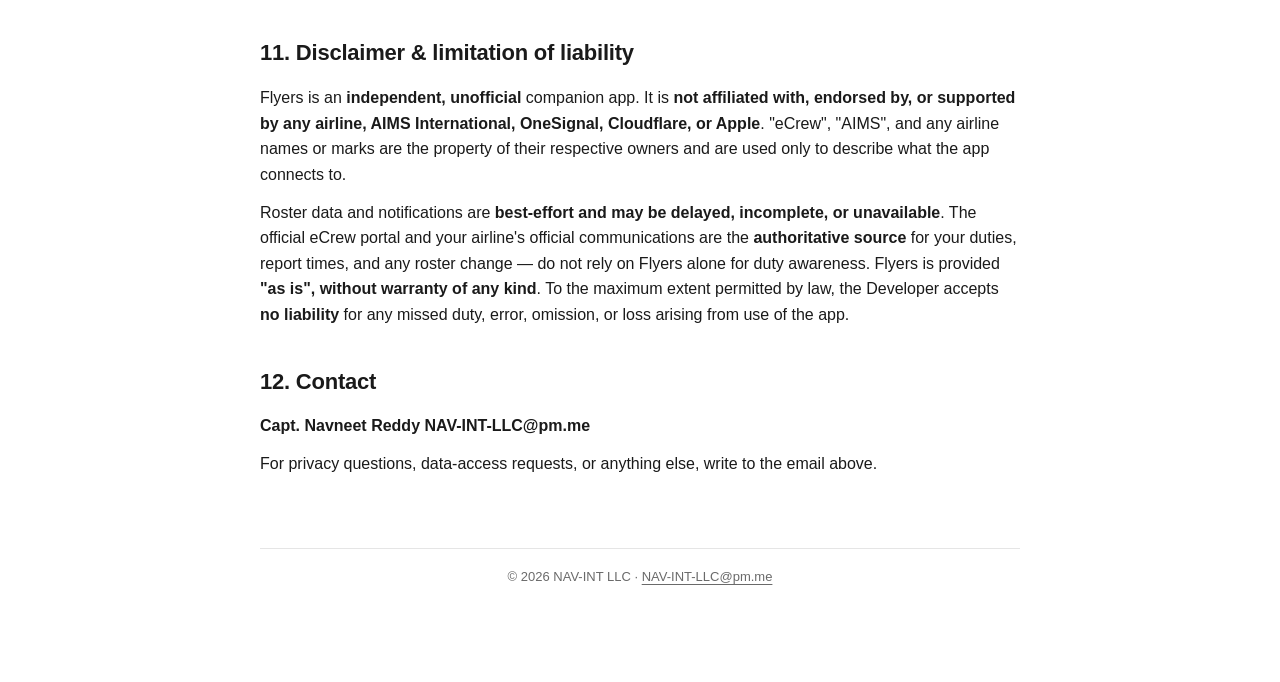
<file: docs/legal/privacy-policy/index.html>
<!doctype html>
<html lang="en">
<head>
  <meta charset="utf-8">
  <meta name="viewport" content="width=device-width, initial-scale=1">
  <meta name="theme-color" content="#c79a3a">
  <meta name="description" content="Privacy policy for the Flyers iOS app. What we store, where, and how to delete it.">
  <title>Privacy Policy — Flyers</title>
  <link rel="stylesheet" href="../../styles.css">
  <link rel="icon" type="image/png" href="../../icon.png">
  <link rel="apple-touch-icon" href="../../icon.png">
</head>
<body>
  <div class="container">
    <header class="site">
      <img class="logo" src="../../icon.png" alt="Flyers app icon" width="34" height="34">
      <h1 class="brand">Flyers</h1>
      <nav>
        <a href="../../">Home</a>
        <a href="../privacy-policy/" class="active">Privacy</a>
        <a href="../terms-of-use/">Terms</a>
        <a href="../support/">Support</a>
      </nav>
    </header>

    <main>
      <h1 class="page-title">Privacy Policy</h1>
      <p><strong>Effective date:</strong> 12 May 2026 <strong>Last updated:</strong> 17 August 2026 (Version 4.4 — app version 3.3.2)</p>
      <p>This Privacy Policy describes how the <strong>Flyers</strong> iOS application handles your information. The Flyers app is published by <strong>Capt. Navneet Reddy</strong> (the <em>Developer</em>). If you have questions, contact <strong>NAV-INT-LLC@pm.me</strong>.</p>
      <p>This policy exists to be plain, short, and honest. The summary is: <strong>Flyers is a personal companion app for airline crew. It runs on your device, talks to your airline's eCrew portal and Apple's iCloud, and collects no analytics. By default, the Developer cannot read your eCrew credentials or on-device roster cache. Push notifications are opt-in: after your first sign-in Flyers shows a one-time prompt explaining notifications and letting you turn them on or off, and you can change this later in Settings. If you explicitly opt into server-side eCrew monitoring, Flyers sends only the minimum credentials and device identifiers needed for that monitoring to the Flyers Roster Watcher so it can check for roster changes and send signal-only push notifications. Exact What's Changed details are still fetched and computed locally on your iPhone when you open the notification. Flyers uses maps only to show duty routes, airport context, and layover information — it does not track your location. If you opt into Flyers Social, roster events you publish are stored in Apple's CloudKit Public Database and are intended to be visible only to accepted friends in the app. Flyers also reads your own eCrew privacy setting and, if it says other crew may not see your schedule, will not publish your roster to your Flyers friends unless you separately choose to share it with them.</strong></p>
      <hr>
      <h2>1. Who runs Flyers</h2>
      <ul>
        <li><strong>Developer / Data Controller:</strong> Capt. Navneet Reddy (NAV-INT LLC)</li>
        <li><strong>Contact:</strong> NAV-INT-LLC@pm.me</li>
        <li><strong>Jurisdiction:</strong> The Developer's home jurisdiction. EU users may exercise GDPR rights by writing to the contact email.</li>
      </ul>
      <p>Most Flyers features run only on your device. The optional server-side eCrew monitoring feature uses a Flyers-operated Roster Watcher backend only after you explicitly enable it in Settings. Your airline's eCrew portal remains operated by your airline, not the Developer, and your iCloud account remains operated by Apple.</p>
      <h2>2. What Flyers stores and where</h2>
      <h3>2.1 On your device (Keychain + SwiftData)</h3>
      <table>
        <thead>
          <tr><th>Data</th><th>Where</th><th>Why</th></tr>
        </thead>
        <tbody>
          <tr><td>Your eCrew portal credentials (crew ID, password)</td><td>iOS Keychain, with <code>kSecAttrAccessibleWhenUnlockedThisDeviceOnly</code></td><td>So the app can sign back in to your airline's portal automatically.</td></tr>
          <tr><td>Your roster, logbook, flight details, schedule cache, and local What's Changed records</td><td>SwiftData (local on-device only)</td><td>So the app works offline, renders instantly, and lets you review detected roster changes.</td></tr>
          <tr><td>App preferences (selected time zone, biometric unlock setting, notification choices, one-time notification prompt state, server-monitoring consent state, etc.)</td><td>UserDefaults / SwiftData (on-device)</td><td>App configuration.</td></tr>
        </tbody>
      </table>
      <p>By default, this data stays on your device and is not sent to the Developer, to analytics, or to advertising services.</p>
      <h3>2.2 Optional server-side eCrew monitoring</h3>
      <p>Server-side eCrew monitoring is <strong>off by default</strong>. If you choose to enable it in Settings, Flyers shows a separate consent screen and requires explicit acknowledgements before the final Enable action. Only then does Flyers send the data below to the Flyers Roster Watcher backend over HTTPS so the backend can periodically check eCrew for roster changes and send push notifications even when iOS does not wake the app.</p>
      <table>
        <thead>
          <tr><th>Data</th><th>Where</th><th>Why</th></tr>
        </thead>
        <tbody>
          <tr><td>eCrew crew ID and password</td><td>Encrypted credential vault on the Roster Watcher backend</td><td>To sign into your airline's eCrew portal for your account and detect roster changes.</td></tr>
          <tr><td>APNs device token and OneSignal subscription ID</td><td>Roster Watcher enrollment record and OneSignal</td><td>To send a roster-change push notification to this device.</td></tr>
          <tr><td>Tenant/airline identifier, consent version, monitoring status, and username suffix</td><td>Roster Watcher enrollment record</td><td>To verify the supported eCrew tenant, record consent, show status, and support deletion.</td></tr>
        </tbody>
      </table>
      <p>The Roster Watcher stores credentials encrypted at rest and does not store roster HTML, session cookies, or raw roster contents. It stores only a safe roster fingerprint/change state needed to decide whether a notification should be sent.</p>
      <p>Push payloads are <strong>signal-only</strong>: they tell Flyers that a change was detected, but they do not include duty details, report times, hotel data, raw roster content, credentials, or cookies. When you open a roster-change push, Flyers refreshes eCrew on your iPhone, computes the exact What's Changed diff locally, and stores that review history on the device.</p>
      <p>You can disable monitoring from Settings at any time; Flyers asks the backend to hard-delete the device enrollment and clears local monitoring state.</p>
      <h3>2.3 In your airline's eCrew portal</h3>
      <p>The Flyers app talks to the AIMS eCrew web portal operated by your airline (your airline's own eCrew domain). When you sign in, the app authenticates against that portal and fetches your own roster, dashboard, and flight details. This is the same data your airline would let you see by signing into the portal in a web browser. The Developer does not operate the eCrew portal and cannot see what your airline stores or how long.</p>
      <p>Flyers also reads your own <strong>Preferences</strong> page on the portal — specifically your airline's "Allow other crew to access" settings — so the app can honour your stated preference about who may see your schedule. This is read-only: Flyers never changes any setting in eCrew. The result is kept on your device and is not sent to the Developer, the Roster Watcher, or anyone else.</p>
      <h3>2.4 In your iCloud account (only if you use Flyers Social)</h3>
      <p>If you choose to enable <strong>Flyers Social</strong> — the optional feature that lets you share your roster with other Flyers users — the following data is stored in <strong>your iCloud account</strong> via Apple's CloudKit:</p>
      <table>
        <thead>
          <tr><th>Data</th><th>Where in CloudKit</th><th>Visibility</th></tr>
        </thead>
        <tbody>
          <tr><td>Your public <code>@handle</code>, display name, and internal anchor <code>(airlineId, staffId)</code></td><td>Public Database (<code>Handle</code> record)</td><td>The handle and display name are visible to other Flyers users. The <code>(airlineId, staffId)</code> pair is used for impersonation protection and is not displayed in normal app UI.</td></tr>
          <tr><td>Your friend requests, accepted edges, and any users you block</td><td>Public Database (<code>FriendRequest</code>, <code>FriendEdge</code>, <code>Block</code>)</td><td>Used by the app to show requests, friendships and blocks.</td></tr>
          <tr><td>The roster events you publish to friends</td><td>Public Database (<code>SharedRoster</code>)</td><td>Intended to be shown only to accepted friends listed in the record's <code>viewableBy</code> field. The app checks that list before rendering the roster.</td></tr>
        </tbody>
      </table>
      <p>These records sit in Apple's CloudKit container (<code>iCloud.com.navintllc.flyers.ios</code>). Apple operates this infrastructure. Because Flyers Social uses CloudKit Public Database records for roster sharing, roster payloads are not a substitute for regulatory roster systems and should be considered shared data once you opt into publishing.</p>
      <p>If your airline's eCrew profile says that other crew may <strong>not</strong> see your schedule, Flyers does not publish your roster to your Flyers friends either. Because your airline's setting applies to everyone at your airline while Flyers sharing applies only to friends you have personally accepted, you may separately choose in Flyers to share with those friends. That choice is yours, is made in the app, and never alters your eCrew setting. If Flyers cannot read the setting — you are offline, or the portal is unreachable — it continues to behave as it did before, and does not treat an unknown answer as permission withdrawn.</p>
      <p>You can stop using Flyers Social at any time. <strong>Settings → Flyers Social → Delete my Flyers Social data</strong> deletes your published <code>SharedRoster</code> record and clears the local handle state on this device.</p>
      <h3>2.5 Push notifications and maps</h3>
      <p>Flyers uses iOS local notifications and push notifications only for app functionality: report reminders, crew-mail alerts, roster-change alerts, and optional server-monitoring roster-change signals. Notifications are opt-in. After a crew member signs in for the first time on a device, Flyers shows a one-time prompt explaining notifications with an on/off choice; the choice can be changed later in Settings.</p>
      <p>If notifications are enabled, Apple Push Notification service and OneSignal process the technical device/subscription identifiers needed to deliver alerts to that device. Notification content is limited to operational app alerts. Server-monitoring pushes are signal-only and do not contain roster contents, credentials, duty details, hotel data, or raw eCrew data.</p>
      <p>Flyers includes a location purpose string because the app links map/location-capable Apple frameworks and shows duty routes, airport context, and layover information on maps. Flyers does <strong>not</strong> track your live location, does <strong>not</strong> store location history, and does <strong>not</strong> send device location to the Developer, the Roster Watcher, Cloudflare, OneSignal, analytics, or advertisers.</p>
      <h2>3. What Flyers does <em>not</em> collect</h2>
      <ul>
        <li>No analytics, no telemetry, no usage tracking.</li>
        <li>No advertising or analytics SDKs that phone home. OneSignal is used only to deliver push notifications when you enable notifications/server monitoring.</li>
        <li>No advertising identifiers. No advertising of any kind.</li>
        <li>No live location tracking and no location history.</li>
        <li>No contacts access.</li>
        <li>No microphone, no camera, no health data.</li>
        <li>Credentials never leave your device unless you explicitly enable server-side eCrew monitoring in Settings.</li>
        <li>Your raw roster HTML, session cookies, and full roster contents are not stored on a Developer-operated server.</li>
      </ul>
      <h2>4. Subscriptions and payments</h2>
      <p>Flyers offers an optional <strong>Flyers Pro</strong> subscription — an <strong>auto-renewable subscription</strong> billed <strong>monthly (<code>$2.99</code>) or yearly (<code>$19.99</code>)</strong>, with a <strong>7-day free trial that unlocks the full app</strong>. The subscription renews automatically at the end of each period until you cancel.</p>
      <p>All purchases are processed by <strong>Apple</strong> via StoreKit and the App Store. Flyers receives only your <strong>entitlement status</strong> from StoreKit on your device — that is, whether Pro is currently active. Flyers does <strong>not</strong> collect, store, or transmit your payment details, card numbers, or Apple ID, and no purchase data leaves your device beyond Apple's own processing. The Developer receives only Apple's standard, aggregated payout and never sees your card number, full name, or address.</p>
      <p>Manage or cancel your subscription in <strong>Settings → Apple ID → Subscriptions</strong> on your iPhone.</p>
      <h2>5. Your rights</h2>
      <p>You can delete most Flyers data yourself at any time:</p>
      <ul>
        <li><strong>Local data:</strong> sign out (Hub → Sign out), uninstall Flyers, or wipe the device.</li>
        <li><strong>Notifications:</strong> change notification choices in Hub → Settings → Notifications, or in iOS Settings → Notifications → Flyers.</li>
        <li><strong>Server-side eCrew monitoring:</strong> Hub → Settings → Server eCrew monitoring → <strong>Disable server monitoring</strong>. This asks the Roster Watcher backend to delete your device enrollment and encrypted credential envelope.</li>
        <li><strong>Flyers Social data (CloudKit):</strong> Settings → Flyers Social → <strong>Delete my Flyers Social data</strong>.</li>
        <li><strong>Subscription:</strong> Settings → Apple ID → Subscriptions → Flyers Pro → Cancel.</li>
      </ul>
      <p>If you are an EU or UK resident, you have additional rights under GDPR / UK GDPR — including access, rectification, erasure, restriction, portability, and objection. Write to the contact email below. Depending on the feature, these rights may be exercised directly via your device, Apple/iCloud, your airline/eCrew tenant, or the Roster Watcher delete control.</p>
      <h2>6. Data retention</h2>
      <ul>
        <li><strong>On-device data</strong> lives until you sign out, delete the app, or wipe the device.</li>
        <li><strong>Notification preferences and technical push identifiers</strong> live until you disable notifications/server monitoring, sign out where applicable, delete the app, or revoke notification permission in iOS Settings.</li>
        <li><strong>Server-side eCrew monitoring data</strong> lives until you disable monitoring, the enrollment is deleted during maintenance, or the backend is decommissioned.</li>
        <li><strong>CloudKit data</strong> lives until you choose "Delete my Flyers Social data" or Apple garbage-collects unowned records.</li>
        <li><strong>Apple's subscription records</strong> are kept by Apple under Apple's own retention policies.</li>
      </ul>
      <h2>7. Children</h2>
      <p>Flyers is rated <strong>4+</strong> but its intended audience is professional airline crew. The Developer does not knowingly collect data from anyone under 13.</p>
      <h2>8. International transfers</h2>
      <p>Apple operates CloudKit globally and may store your data in any of its data centres depending on your iCloud region. Cloudflare and OneSignal operate globally and may process server-monitoring/push-delivery data according to their infrastructure regions. By using Flyers Social or server-side eCrew monitoring, you consent to the corresponding infrastructure handling needed for those optional features.</p>
      <h2>9. Security</h2>
      <ul>
        <li>By default, credentials sit in the iOS Keychain with the <code>WhenUnlockedThisDeviceOnly</code> accessibility class — they are encrypted at rest by the device's Secure Enclave.</li>
        <li>If you enable server-side eCrew monitoring, the Roster Watcher stores an encrypted credential envelope at rest and decrypts credentials only to perform the monitoring check.</li>
        <li>All network traffic to eCrew portals and the Roster Watcher goes over HTTPS.</li>
        <li>CloudKit data is protected by Apple's CloudKit security controls.</li>
        <li>Push notifications are signal-only and do not contain roster contents or credentials.</li>
      </ul>
      <h2>10. Changes to this policy</h2>
      <p>If material changes are needed, the policy will be updated here and the <strong>Last updated</strong> date at the top will change. Continued use of the app after a change constitutes acceptance.</p>
      <h2>11. Disclaimer &amp; limitation of liability</h2>
      <p>Flyers is an <strong>independent, unofficial</strong> companion app. It is <strong>not affiliated with, endorsed by, or supported by any airline, AIMS International, OneSignal, Cloudflare, or Apple</strong>. "eCrew", "AIMS", and any airline names or marks are the property of their respective owners and are used only to describe what the app connects to.</p>
      <p>Roster data and notifications are <strong>best-effort and may be delayed, incomplete, or unavailable</strong>. The official eCrew portal and your airline's official communications are the <strong>authoritative source</strong> for your duties, report times, and any roster change — do not rely on Flyers alone for duty awareness. Flyers is provided <strong>"as is", without warranty of any kind</strong>. To the maximum extent permitted by law, the Developer accepts <strong>no liability</strong> for any missed duty, error, omission, or loss arising from use of the app.</p>
      <h2>12. Contact</h2>
      <p><strong>Capt. Navneet Reddy</strong> <strong>NAV-INT-LLC@pm.me</strong></p>
      <p>For privacy questions, data-access requests, or anything else, write to the email above.</p>
    </main>

    <footer class="site">
      © 2026 NAV-INT LLC · <a href="mailto:NAV-INT-LLC@pm.me">NAV-INT-LLC@pm.me</a>
    </footer>
  </div>
</body>
</html>
</file>
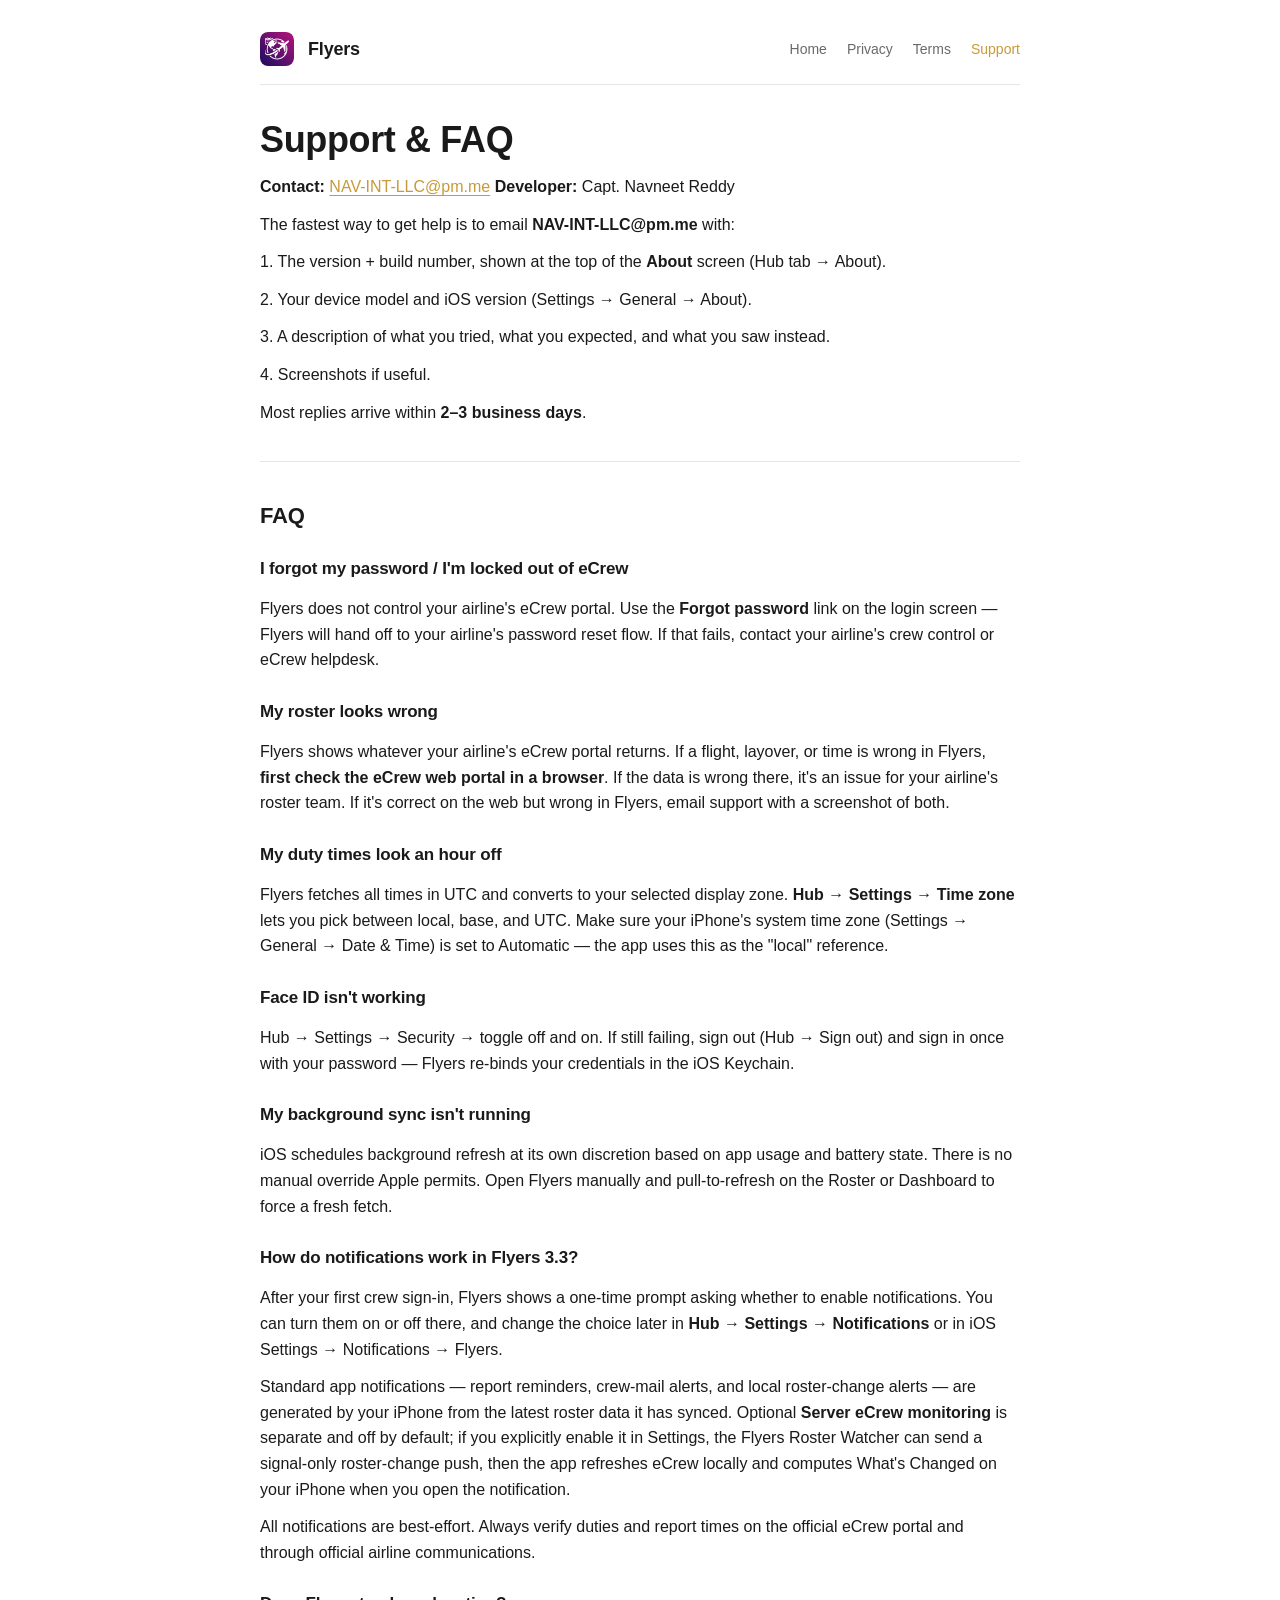
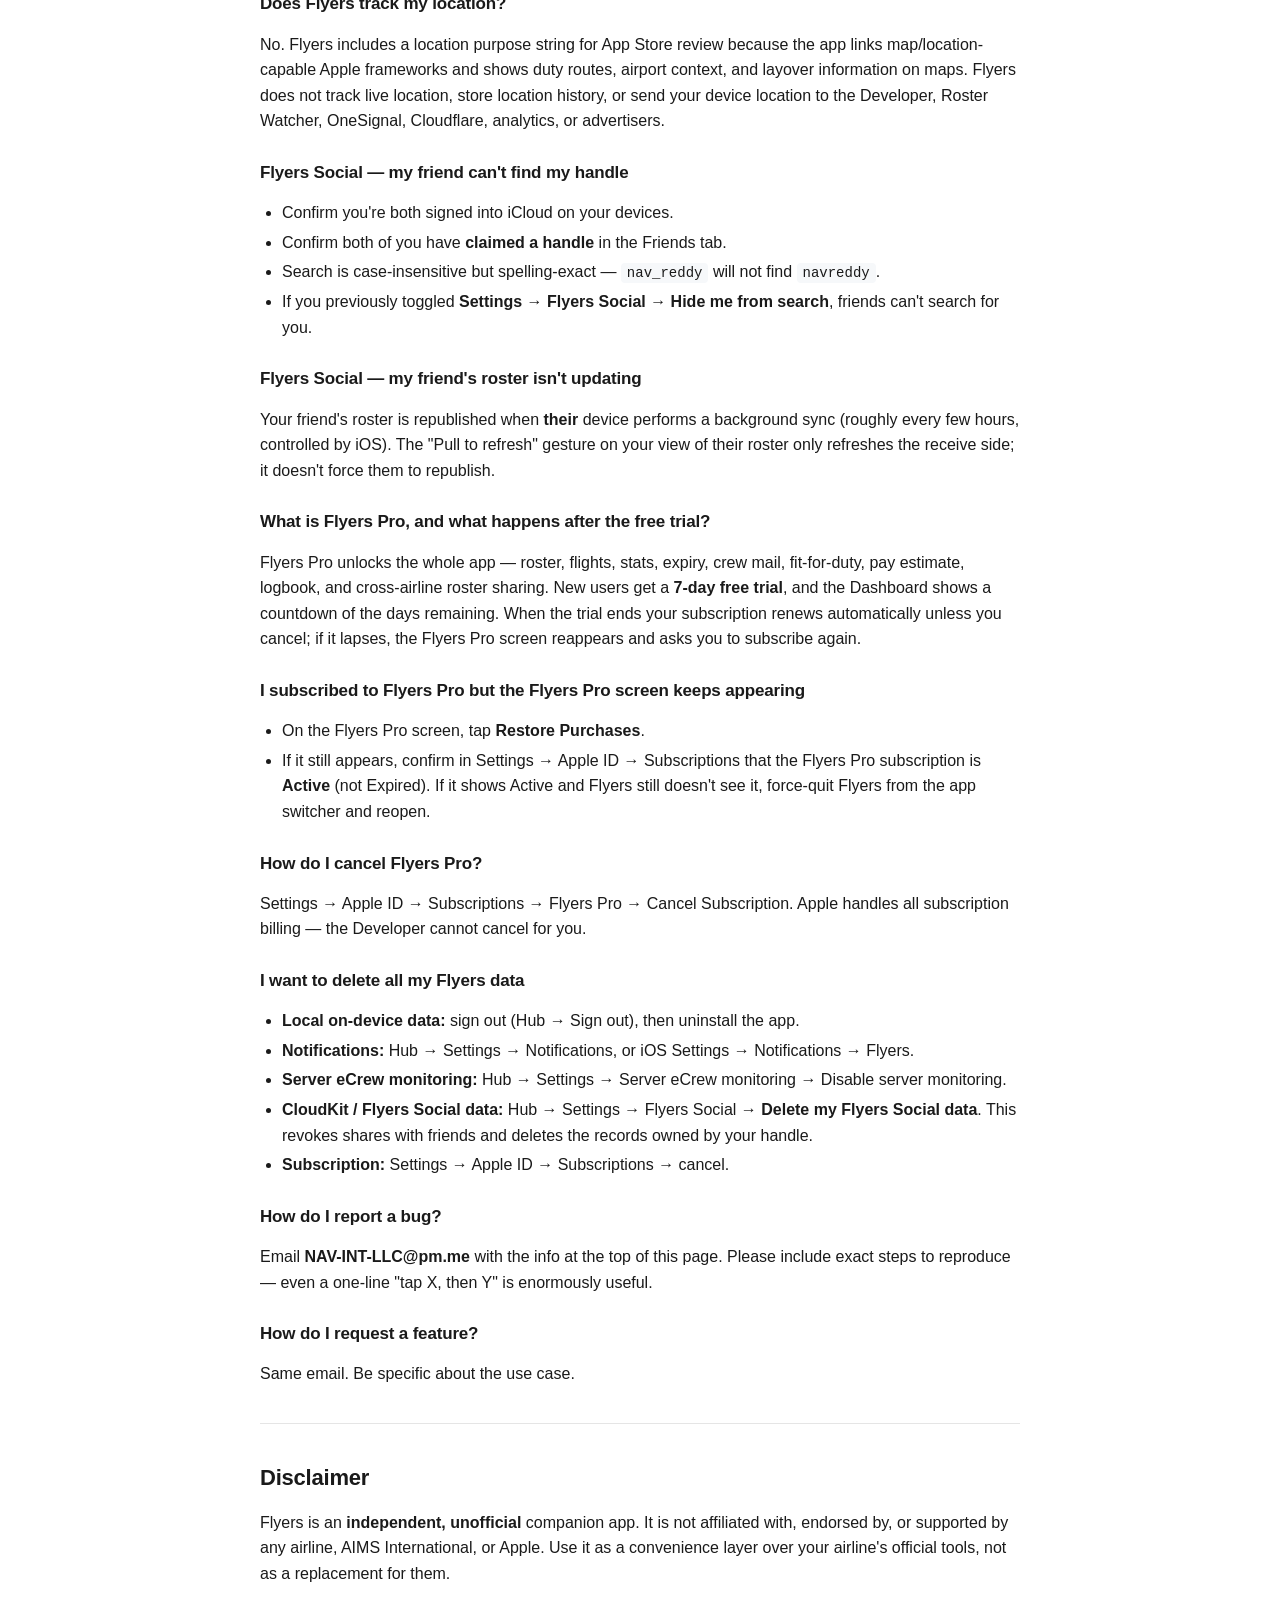
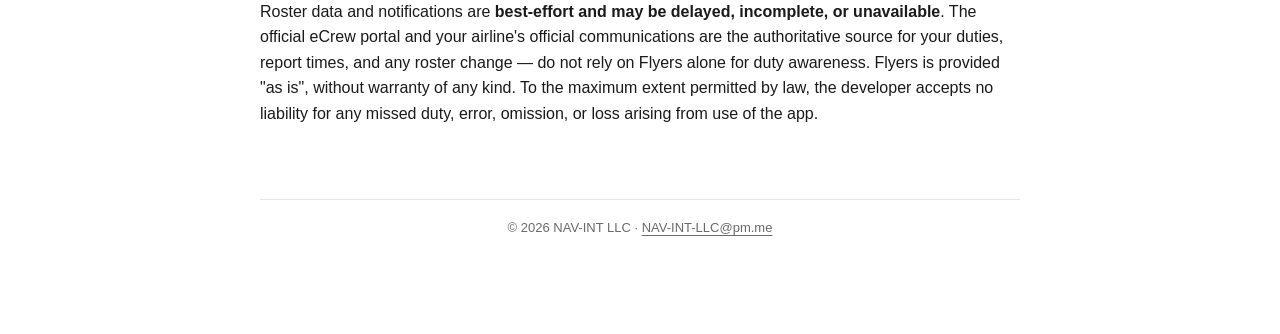
<file: docs/legal/support/index.html>
<!doctype html>
<html lang="en">
<head>
  <meta charset="utf-8">
  <meta name="viewport" content="width=device-width, initial-scale=1">
  <meta name="theme-color" content="#c79a3a">
  <meta name="description" content="Flyers iOS app — support and FAQ. Common questions, troubleshooting, and how to reach the developer.">
  <title>Support — Flyers</title>
  <link rel="stylesheet" href="../../styles.css">
  <link rel="icon" type="image/png" href="../../icon.png">
  <link rel="apple-touch-icon" href="../../icon.png">
</head>
<body>
  <div class="container">
    <header class="site">
      <img class="logo" src="../../icon.png" alt="Flyers app icon" width="34" height="34">
      <h1 class="brand">Flyers</h1>
      <nav>
        <a href="../../">Home</a>
        <a href="../privacy-policy/">Privacy</a>
        <a href="../terms-of-use/">Terms</a>
        <a href="../support/" class="active">Support</a>
      </nav>
    </header>

    <main>
      <h1 class="page-title">Support &amp; FAQ</h1>
      <p><strong>Contact:</strong> <a href="mailto:NAV-INT-LLC@pm.me">NAV-INT-LLC@pm.me</a> <strong>Developer:</strong> Capt. Navneet Reddy</p>
      <p>The fastest way to get help is to email <strong>NAV-INT-LLC@pm.me</strong> with:</p>
      <p>1. The version + build number, shown at the top of the <strong>About</strong> screen (Hub tab → About).</p>
      <p>2. Your device model and iOS version (Settings → General → About).</p>
      <p>3. A description of what you tried, what you expected, and what you saw instead.</p>
      <p>4. Screenshots if useful.</p>
      <p>Most replies arrive within <strong>2–3 business days</strong>.</p>
      <hr>
      <h2>FAQ</h2>
      <h3>I forgot my password / I'm locked out of eCrew</h3>
      <p>Flyers does not control your airline's eCrew portal. Use the <strong>Forgot password</strong> link on the login screen — Flyers will hand off to your airline's password reset flow. If that fails, contact your airline's crew control or eCrew helpdesk.</p>
      <h3>My roster looks wrong</h3>
      <p>Flyers shows whatever your airline's eCrew portal returns. If a flight, layover, or time is wrong in Flyers, <strong>first check the eCrew web portal in a browser</strong>. If the data is wrong there, it's an issue for your airline's roster team. If it's correct on the web but wrong in Flyers, email support with a screenshot of both.</p>
      <h3>My duty times look an hour off</h3>
      <p>Flyers fetches all times in UTC and converts to your selected display zone. <strong>Hub → Settings → Time zone</strong> lets you pick between local, base, and UTC. Make sure your iPhone's system time zone (Settings → General → Date &amp; Time) is set to Automatic — the app uses this as the "local" reference.</p>
      <h3>Face ID isn't working</h3>
      <p>Hub → Settings → Security → toggle off and on. If still failing, sign out (Hub → Sign out) and sign in once with your password — Flyers re-binds your credentials in the iOS Keychain.</p>
      <h3>My background sync isn't running</h3>
      <p>iOS schedules background refresh at its own discretion based on app usage and battery state. There is no manual override Apple permits. Open Flyers manually and pull-to-refresh on the Roster or Dashboard to force a fresh fetch.</p>
      <h3>How do notifications work in Flyers 3.3?</h3>
      <p>After your first crew sign-in, Flyers shows a one-time prompt asking whether to enable notifications. You can turn them on or off there, and change the choice later in <strong>Hub → Settings → Notifications</strong> or in iOS Settings → Notifications → Flyers.</p>
      <p>Standard app notifications — report reminders, crew-mail alerts, and local roster-change alerts — are generated by your iPhone from the latest roster data it has synced. Optional <strong>Server eCrew monitoring</strong> is separate and off by default; if you explicitly enable it in Settings, the Flyers Roster Watcher can send a signal-only roster-change push, then the app refreshes eCrew locally and computes What's Changed on your iPhone when you open the notification.</p>
      <p>All notifications are best-effort. Always verify duties and report times on the official eCrew portal and through official airline communications.</p>
      <h3>Does Flyers track my location?</h3>
      <p>No. Flyers includes a location purpose string for App Store review because the app links map/location-capable Apple frameworks and shows duty routes, airport context, and layover information on maps. Flyers does not track live location, store location history, or send your device location to the Developer, Roster Watcher, OneSignal, Cloudflare, analytics, or advertisers.</p>
      <h3>Flyers Social — my friend can't find my handle</h3>
      <ul>
        <li>Confirm you're both signed into iCloud on your devices.</li>
        <li>Confirm both of you have <strong>claimed a handle</strong> in the Friends tab.</li>
        <li>Search is case-insensitive but spelling-exact — <code>nav_reddy</code> will not find <code>navreddy</code>.</li>
        <li>If you previously toggled <strong>Settings → Flyers Social → Hide me from search</strong>, friends can't search for you.</li>
      </ul>
      <h3>Flyers Social — my friend's roster isn't updating</h3>
      <p>Your friend's roster is republished when <strong>their</strong> device performs a background sync (roughly every few hours, controlled by iOS). The "Pull to refresh" gesture on your view of their roster only refreshes the receive side; it doesn't force them to republish.</p>
      <h3>What is Flyers Pro, and what happens after the free trial?</h3>
      <p>Flyers Pro unlocks the whole app — roster, flights, stats, expiry, crew mail, fit-for-duty, pay estimate, logbook, and cross-airline roster sharing. New users get a <strong>7-day free trial</strong>, and the Dashboard shows a countdown of the days remaining. When the trial ends your subscription renews automatically unless you cancel; if it lapses, the Flyers Pro screen reappears and asks you to subscribe again.</p>
      <h3>I subscribed to Flyers Pro but the Flyers Pro screen keeps appearing</h3>
      <ul>
        <li>On the Flyers Pro screen, tap <strong>Restore Purchases</strong>.</li>
        <li>If it still appears, confirm in Settings → Apple ID → Subscriptions that the Flyers Pro subscription is <strong>Active</strong> (not Expired). If it shows Active and Flyers still doesn't see it, force-quit Flyers from the app switcher and reopen.</li>
      </ul>
      <h3>How do I cancel Flyers Pro?</h3>
      <p>Settings → Apple ID → Subscriptions → Flyers Pro → Cancel Subscription. Apple handles all subscription billing — the Developer cannot cancel for you.</p>
      <h3>I want to delete all my Flyers data</h3>
      <ul>
        <li><strong>Local on-device data:</strong> sign out (Hub → Sign out), then uninstall the app.</li>
        <li><strong>Notifications:</strong> Hub → Settings → Notifications, or iOS Settings → Notifications → Flyers.</li>
        <li><strong>Server eCrew monitoring:</strong> Hub → Settings → Server eCrew monitoring → Disable server monitoring.</li>
        <li><strong>CloudKit / Flyers Social data:</strong> Hub → Settings → Flyers Social → <strong>Delete my Flyers Social data</strong>. This revokes shares with friends and deletes the records owned by your handle.</li>
        <li><strong>Subscription:</strong> Settings → Apple ID → Subscriptions → cancel.</li>
      </ul>
      <h3>How do I report a bug?</h3>
      <p>Email <strong>NAV-INT-LLC@pm.me</strong> with the info at the top of this page. Please include exact steps to reproduce — even a one-line "tap X, then Y" is enormously useful.</p>
      <h3>How do I request a feature?</h3>
      <p>Same email. Be specific about the use case.</p>
      <hr>
      <h2>Disclaimer</h2>
      <p>Flyers is an <strong>independent, unofficial</strong> companion app. It is not affiliated with, endorsed by, or supported by any airline, AIMS International, or Apple. Use it as a convenience layer over your airline's official tools, not as a replacement for them.</p>
      <p>Roster data and notifications are <strong>best-effort and may be delayed, incomplete, or unavailable</strong>. The official eCrew portal and your airline's official communications are the authoritative source for your duties, report times, and any roster change — do not rely on Flyers alone for duty awareness. Flyers is provided "as is", without warranty of any kind. To the maximum extent permitted by law, the developer accepts no liability for any missed duty, error, omission, or loss arising from use of the app.</p>
    </main>

    <footer class="site">
      © 2026 NAV-INT LLC · <a href="mailto:NAV-INT-LLC@pm.me">NAV-INT-LLC@pm.me</a>
    </footer>
  </div>
</body>
</html>
</file>
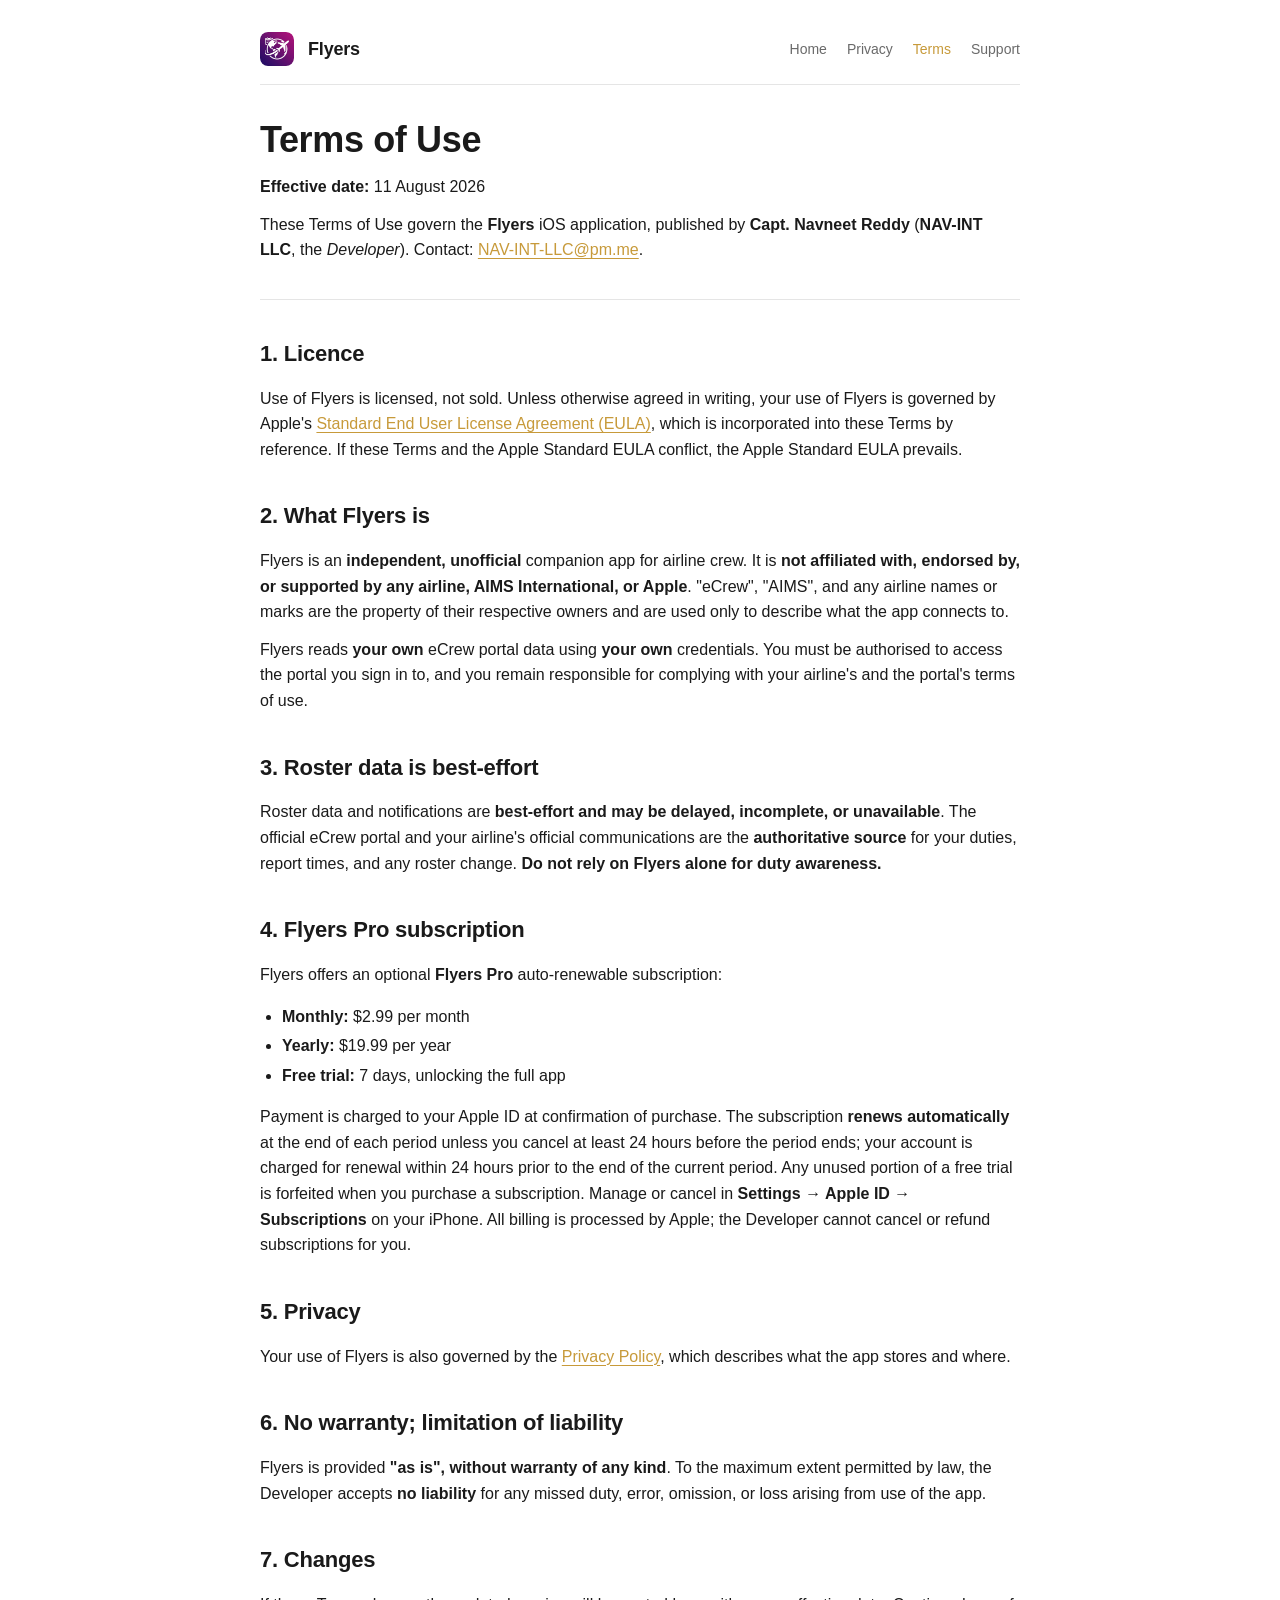
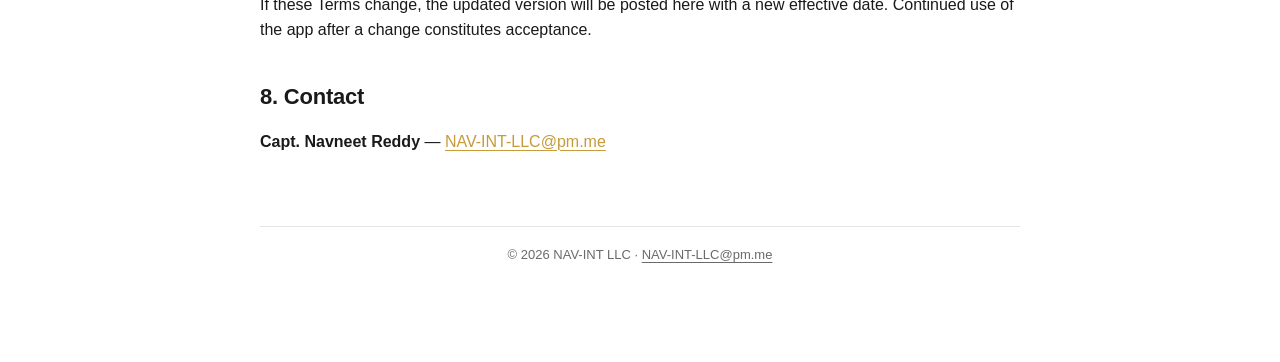
<file: docs/legal/terms-of-use/index.html>
<!doctype html>
<html lang="en">
<head>
  <meta charset="utf-8">
  <meta name="viewport" content="width=device-width, initial-scale=1">
  <meta name="theme-color" content="#c79a3a">
  <meta name="description" content="Terms of Use for the Flyers iOS app — licence (Apple Standard EULA), Flyers Pro subscription terms, and the best-effort roster data disclaimer.">
  <title>Terms of Use — Flyers</title>
  <link rel="stylesheet" href="../../styles.css">
  <link rel="icon" type="image/png" href="../../icon.png">
  <link rel="apple-touch-icon" href="../../icon.png">
</head>
<body>
  <div class="container">
    <header class="site">
      <img class="logo" src="../../icon.png" alt="Flyers app icon" width="34" height="34">
      <h1 class="brand">Flyers</h1>
      <nav>
        <a href="../../">Home</a>
        <a href="../privacy-policy/">Privacy</a>
        <a href="../terms-of-use/" class="active">Terms</a>
        <a href="../support/">Support</a>
      </nav>
    </header>

    <main>
      <h1 class="page-title">Terms of Use</h1>
      <p><strong>Effective date:</strong> 11 August 2026</p>
      <p>These Terms of Use govern the <strong>Flyers</strong> iOS application, published by <strong>Capt. Navneet Reddy</strong> (<strong>NAV-INT LLC</strong>, the <em>Developer</em>). Contact: <a href="mailto:NAV-INT-LLC@pm.me">NAV-INT-LLC@pm.me</a>.</p>
      <hr>
      <h2>1. Licence</h2>
      <p>Use of Flyers is licensed, not sold. Unless otherwise agreed in writing, your use of Flyers is governed by Apple's <a href="https://www.apple.com/legal/internet-services/itunes/dev/stdeula/">Standard End User License Agreement (EULA)</a>, which is incorporated into these Terms by reference. If these Terms and the Apple Standard EULA conflict, the Apple Standard EULA prevails.</p>
      <h2>2. What Flyers is</h2>
      <p>Flyers is an <strong>independent, unofficial</strong> companion app for airline crew. It is <strong>not affiliated with, endorsed by, or supported by any airline, AIMS International, or Apple</strong>. "eCrew", "AIMS", and any airline names or marks are the property of their respective owners and are used only to describe what the app connects to.</p>
      <p>Flyers reads <strong>your own</strong> eCrew portal data using <strong>your own</strong> credentials. You must be authorised to access the portal you sign in to, and you remain responsible for complying with your airline's and the portal's terms of use.</p>
      <h2>3. Roster data is best-effort</h2>
      <p>Roster data and notifications are <strong>best-effort and may be delayed, incomplete, or unavailable</strong>. The official eCrew portal and your airline's official communications are the <strong>authoritative source</strong> for your duties, report times, and any roster change. <strong>Do not rely on Flyers alone for duty awareness.</strong></p>
      <h2>4. Flyers Pro subscription</h2>
      <p>Flyers offers an optional <strong>Flyers Pro</strong> auto-renewable subscription:</p>
      <ul>
        <li><strong>Monthly:</strong> $2.99 per month</li>
        <li><strong>Yearly:</strong> $19.99 per year</li>
        <li><strong>Free trial:</strong> 7 days, unlocking the full app</li>
      </ul>
      <p>Payment is charged to your Apple ID at confirmation of purchase. The subscription <strong>renews automatically</strong> at the end of each period unless you cancel at least 24 hours before the period ends; your account is charged for renewal within 24 hours prior to the end of the current period. Any unused portion of a free trial is forfeited when you purchase a subscription. Manage or cancel in <strong>Settings → Apple ID → Subscriptions</strong> on your iPhone. All billing is processed by Apple; the Developer cannot cancel or refund subscriptions for you.</p>
      <h2>5. Privacy</h2>
      <p>Your use of Flyers is also governed by the <a href="../privacy-policy/">Privacy Policy</a>, which describes what the app stores and where.</p>
      <h2>6. No warranty; limitation of liability</h2>
      <p>Flyers is provided <strong>"as is", without warranty of any kind</strong>. To the maximum extent permitted by law, the Developer accepts <strong>no liability</strong> for any missed duty, error, omission, or loss arising from use of the app.</p>
      <h2>7. Changes</h2>
      <p>If these Terms change, the updated version will be posted here with a new effective date. Continued use of the app after a change constitutes acceptance.</p>
      <h2>8. Contact</h2>
      <p><strong>Capt. Navneet Reddy</strong> — <a href="mailto:NAV-INT-LLC@pm.me">NAV-INT-LLC@pm.me</a></p>
    </main>

    <footer class="site">
      © 2026 NAV-INT LLC · <a href="mailto:NAV-INT-LLC@pm.me">NAV-INT-LLC@pm.me</a>
    </footer>
  </div>
</body>
</html>
</file>
<file: docs/styles.css>
/* Flyers public site — shared stylesheet.
 * Single source of truth for all 4 pages. Adjust here, every page updates.
 * Dark mode follows the system. Mobile-first, no JS, no CDN dependencies.
 */

:root {
  --bg: #ffffff;
  --fg: #1a1a1a;
  --muted: #6a6a6a;
  --accent: #c79a3a;          /* matches the app's flyersGold */
  --accent-soft: rgba(199, 154, 58, 0.12);
  --border: #e5e5e5;
  --code-bg: #f6f8fa;
}

@media (prefers-color-scheme: dark) {
  :root {
    --bg: #0e0e0e;
    --fg: #ededed;
    --muted: #999;
    --border: #2a2a2a;
    --code-bg: #1a1a1a;
  }
}

* { box-sizing: border-box; }
html, body { margin: 0; padding: 0; }
body {
  background: var(--bg);
  color: var(--fg);
  font: 16px/1.6 -apple-system, BlinkMacSystemFont, "Segoe UI", Roboto, "Helvetica Neue", Arial, sans-serif;
  padding: 32px 16px 96px;
}
.container {
  max-width: 760px;
  margin: 0 auto;
}

/* ───── Header / nav ─────────────────────────────────────────────── */
header.site {
  border-bottom: 1px solid var(--border);
  padding-bottom: 18px;
  margin-bottom: 32px;
  display: flex;
  align-items: center;
  gap: 14px;
  flex-wrap: wrap;
}
header.site .logo {
  width: 34px; height: 34px;
  border-radius: 8px;
  object-fit: cover;
  display: block;
}
header.site h1.brand {
  font-size: 18px;
  margin: 0;
  font-weight: 600;
}
header.site nav {
  margin-left: auto;
  display: flex;
  gap: 20px;
}
header.site nav a {
  color: var(--muted);
  text-decoration: none;
  font-size: 14px;
  font-weight: 500;
}
header.site nav a:hover { color: var(--accent); }
header.site nav a.active { color: var(--accent); }

/* ───── Typography ───────────────────────────────────────────────── */
h1, h2, h3, h4 {
  color: var(--fg);
  line-height: 1.25;
  letter-spacing: -0.01em;
}
h1.page-title {
  font-size: 36px;
  margin: 16px 0 4px;
  font-weight: 700;
}
h1.page-title + .meta {
  margin-bottom: 32px;
}
h2 {
  font-size: 22px;
  margin-top: 40px;
  font-weight: 600;
}
h3 {
  font-size: 17px;
  margin-top: 28px;
  font-weight: 600;
}
p { margin: 12px 0; }
strong { font-weight: 600; }

a {
  color: var(--accent);
  text-decoration: underline;
  text-underline-offset: 3px;
  text-decoration-thickness: 1px;
}
a:hover { text-decoration-thickness: 2px; }

ul, ol { padding-left: 22px; }
li { margin: 4px 0; }

code, pre {
  font-family: "SF Mono", Menlo, Consolas, monospace;
  font-size: 14px;
  background: var(--code-bg);
  border-radius: 4px;
}
code { padding: 2px 6px; }
pre {
  padding: 14px;
  overflow-x: auto;
  border: 1px solid var(--border);
}

/* ───── Tables ───────────────────────────────────────────────────── */
table {
  width: 100%;
  border-collapse: collapse;
  margin: 18px 0;
  font-size: 15px;
}
th, td {
  text-align: left;
  padding: 10px 14px;
  border-bottom: 1px solid var(--border);
  vertical-align: top;
}
th {
  font-weight: 600;
  background: var(--code-bg);
}
tr:last-child td { border-bottom: none; }

hr {
  border: none;
  border-top: 1px solid var(--border);
  margin: 36px 0;
}

.meta {
  color: var(--muted);
  font-size: 14px;
}

/* ───── Landing page cards ───────────────────────────────────────── */
.lead {
  font-size: 19px;
  line-height: 1.5;
  color: var(--muted);
  margin: 8px 0 32px;
  max-width: 620px;
}
.cards {
  display: grid;
  grid-template-columns: 1fr;
  gap: 16px;
  margin-top: 24px;
}
@media (min-width: 640px) {
  .cards { grid-template-columns: 1fr 1fr; }
}
.card {
  display: block;
  padding: 22px;
  border: 1px solid var(--border);
  border-radius: 14px;
  text-decoration: none;
  color: var(--fg);
  transition: border-color 0.15s, transform 0.15s, background 0.15s;
  background: var(--bg);
}
.card:hover {
  border-color: var(--accent);
  text-decoration: none;
  transform: translateY(-2px);
  background: var(--accent-soft);
}
.card h3 {
  margin: 0 0 8px;
  font-size: 17px;
}
.card p {
  margin: 0;
  color: var(--muted);
  font-size: 14px;
}

/* ───── Footer ───────────────────────────────────────────────────── */
footer.site {
  margin-top: 72px;
  padding-top: 18px;
  border-top: 1px solid var(--border);
  color: var(--muted);
  font-size: 13px;
  text-align: center;
  line-height: 1.6;
}
footer.site a { color: var(--muted); }
footer.site a:hover { color: var(--accent); }
</file>
